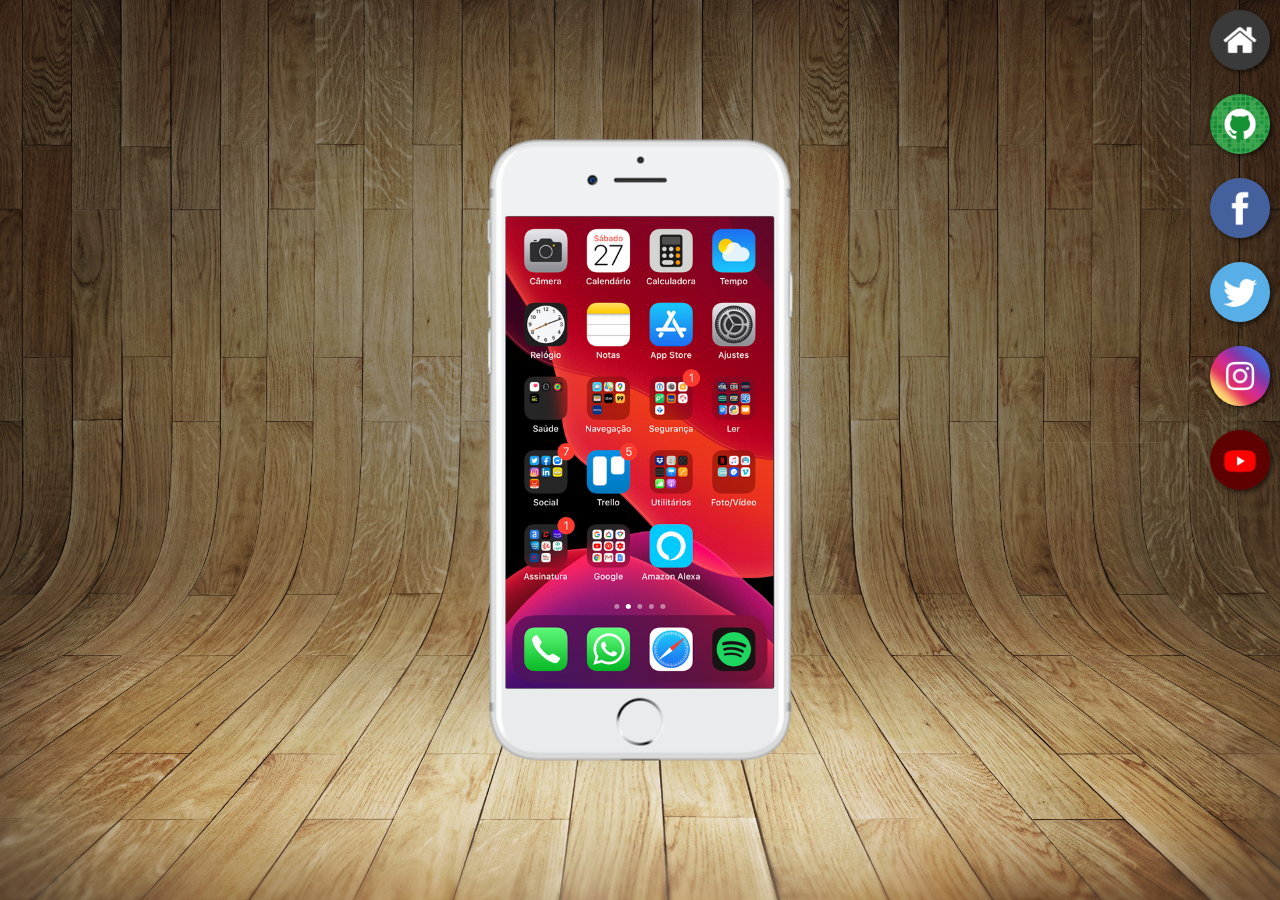
<file: index.html>
<!DOCTYPE html>
<html lang="pt-br">
<head>
    <meta charset="UTF-8">
    <meta name="viewport" content="width=device-width, initial-scale=1.0">
    <title>Projeto Social</title>
    <link rel="shortcut icon" href="favicon.ico" type="image/x-icon">
    <link rel="stylesheet" href="estilos/style.css">
</head>
<body>
    <main>
        <section id="telefone">
            <iframe src="home.html" name="tela" id="tela" frameborder="0">
                Seu navegador não é compatível com isso.
            </iframe>
        </section>
        <section id="redes-sociais">
            <a href="home.html" target="tela"><img src="imagens/logo-home.jpg" alt="Home"></a><br>
            <a href="github.html" target="tela"><img src="imagens/logo-github.jpg" alt="GitHub"></a><br>
            <a href="facebook.html" target="tela"><img src="imagens/logo-facebook.jpg" alt="Facebook"></a><br>
            <a href="twitter.html" target="tela"><img src="imagens/logo-twitter.jpg" alt="Twitter"></a><br>
            <a href="instagram.html" target="tela"><img src="imagens/logo-instagram.jpg" alt="Instagram"></a><br>
            <a href="youtube.html" target="tela"><img src="imagens/logo-youtube.jpg" alt="Youtube"></a>
        </section>
    </main>
</body>
</html>
</file>
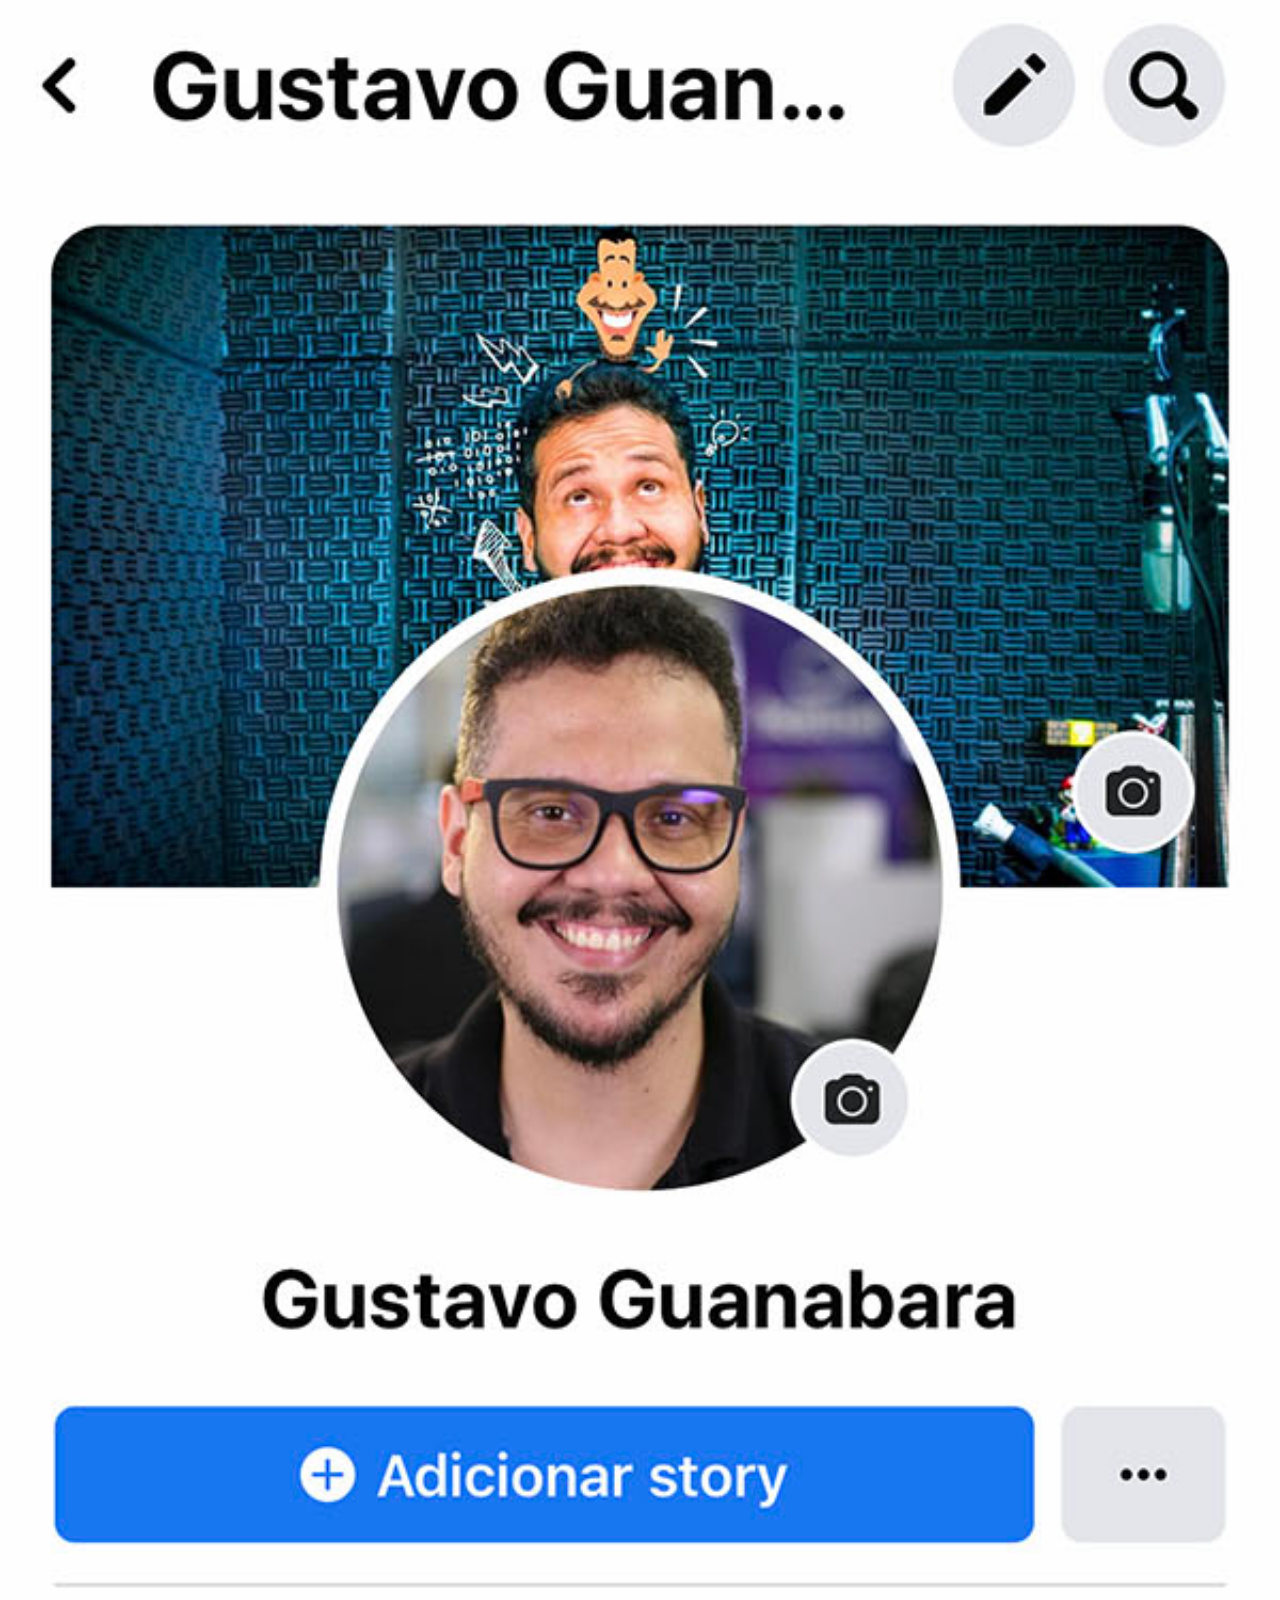
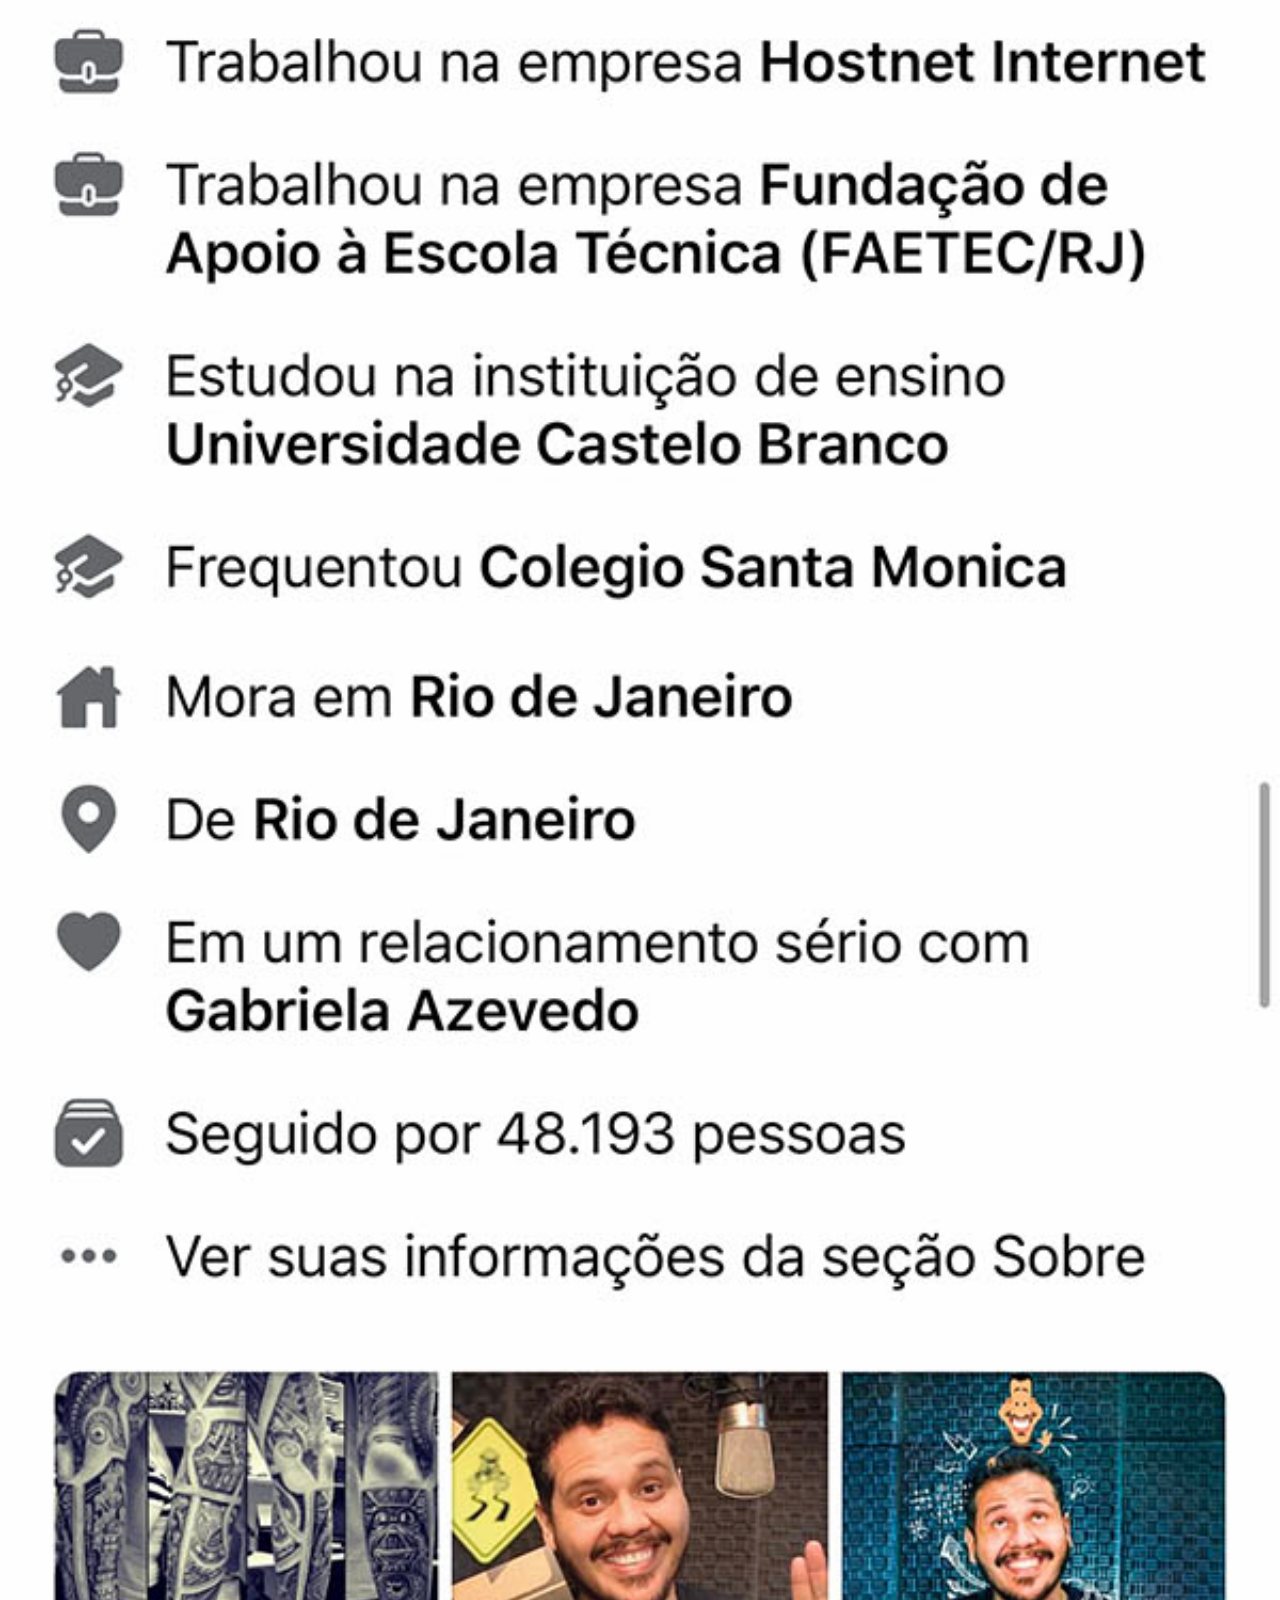
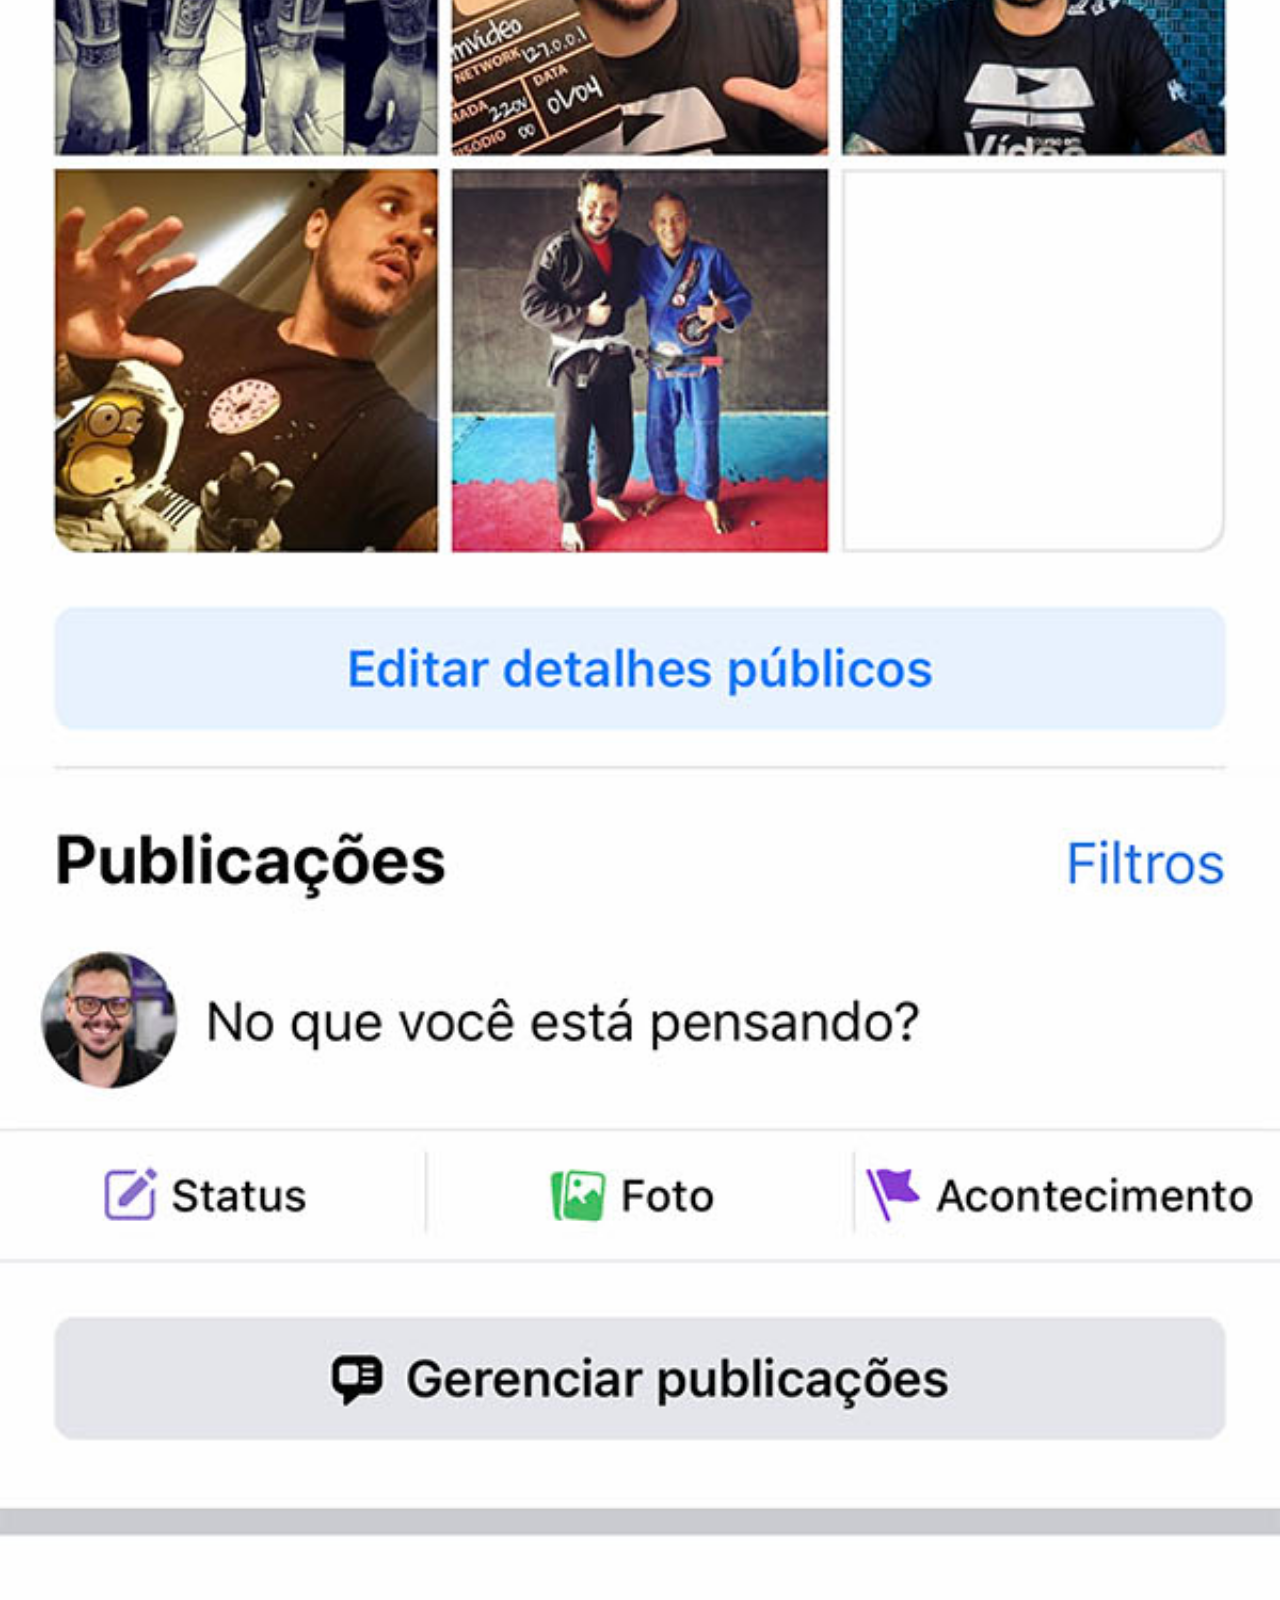
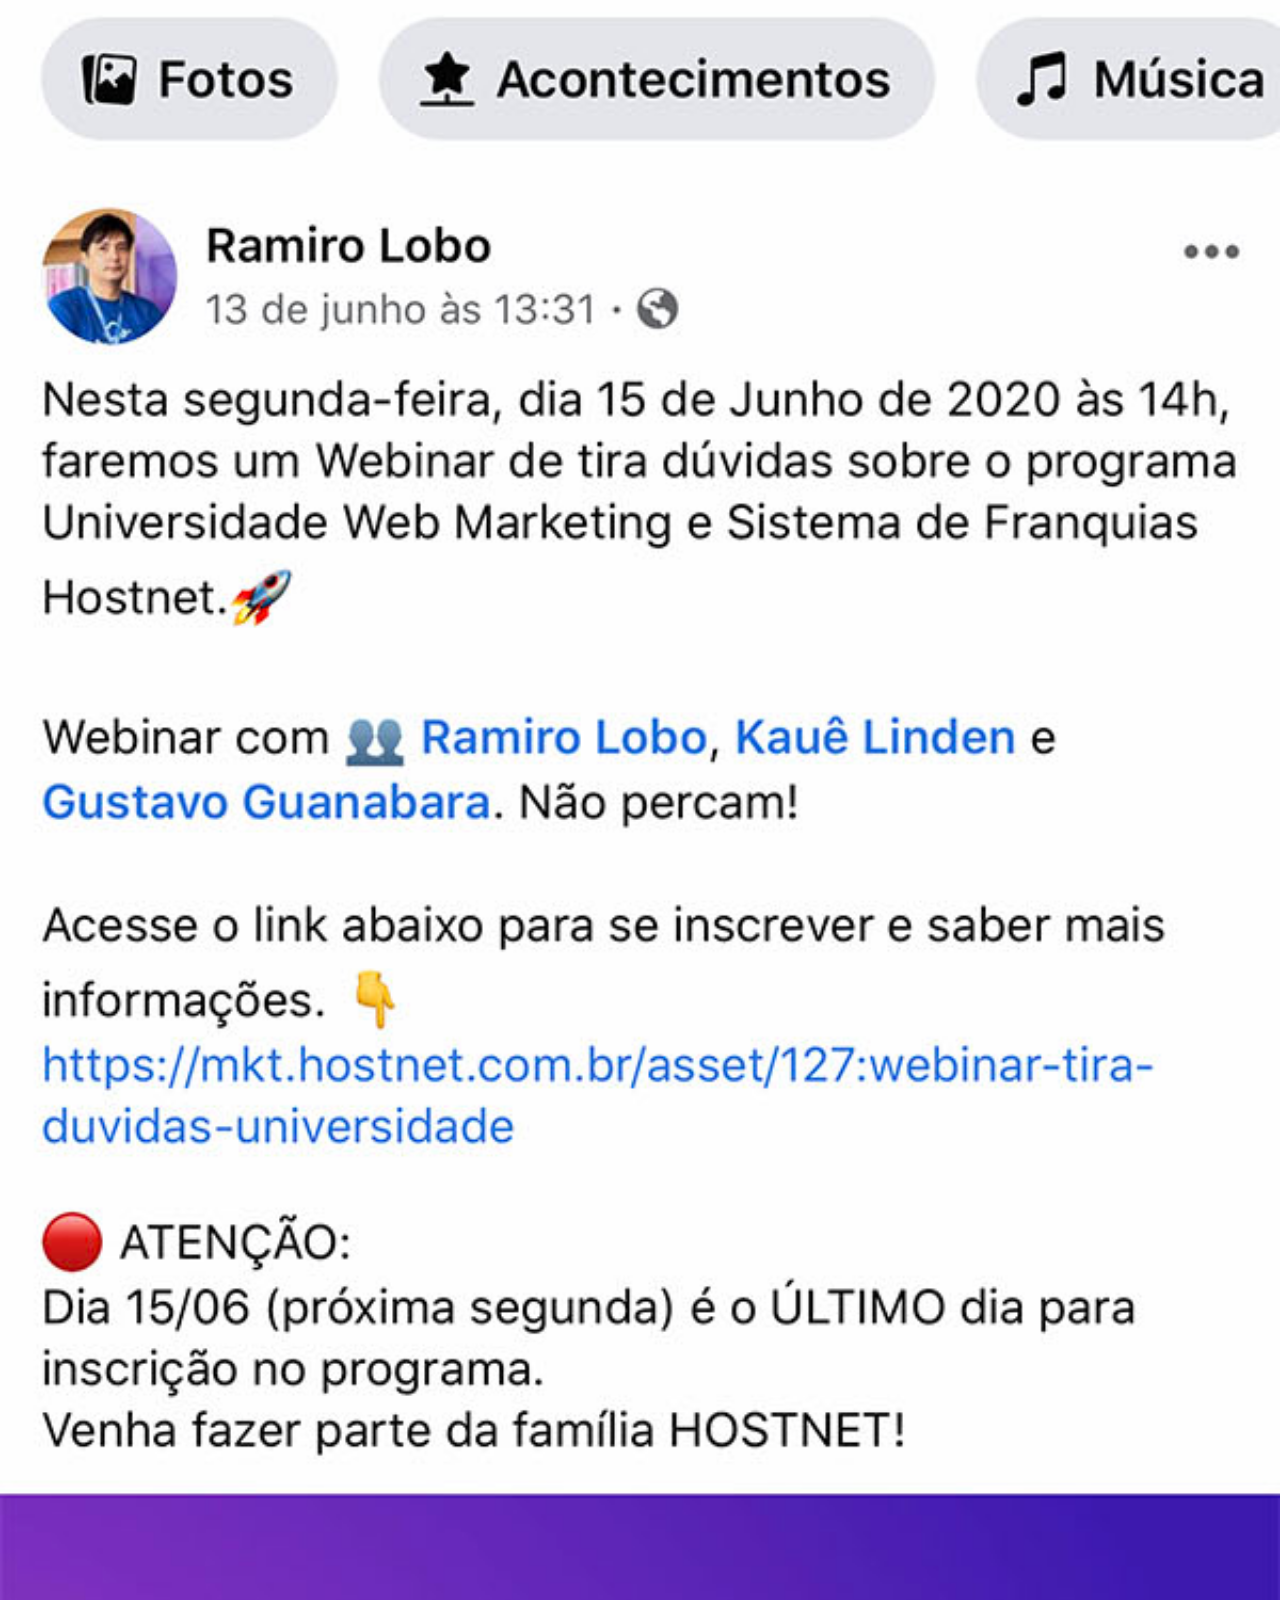
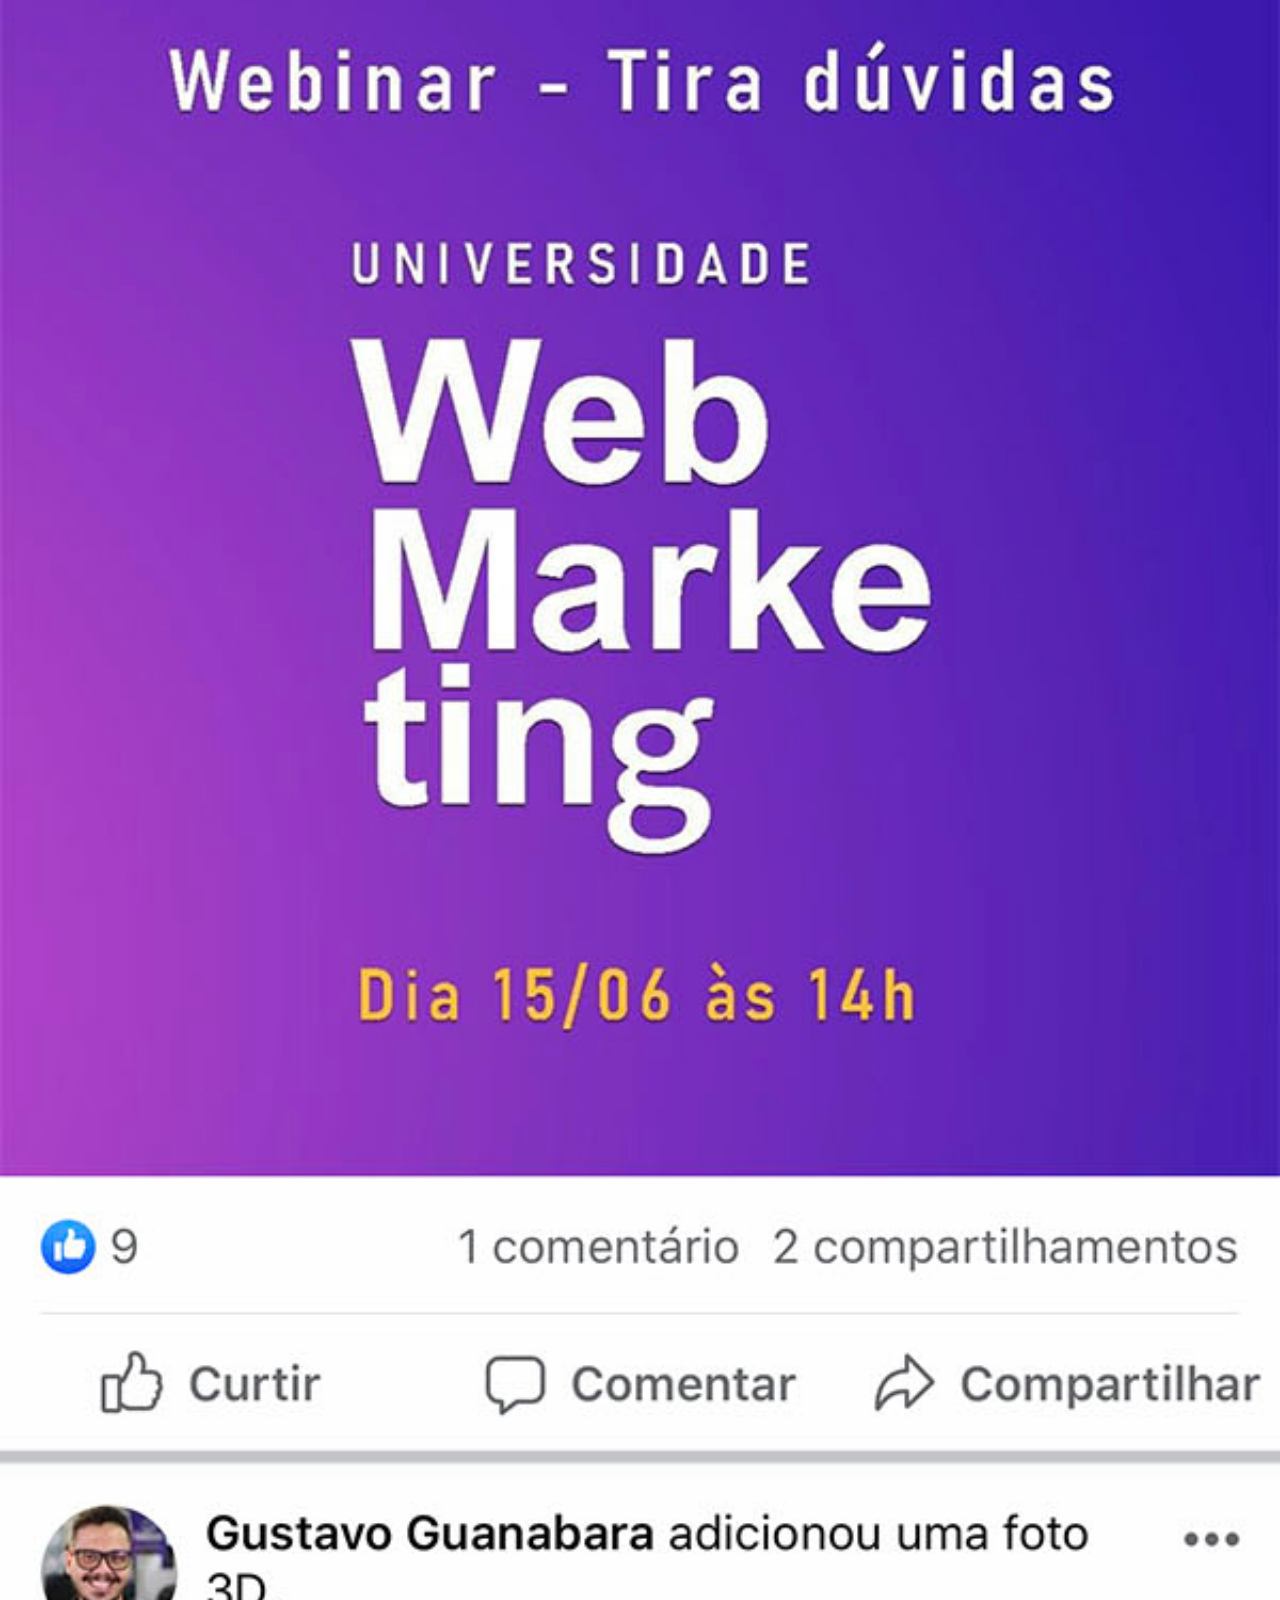
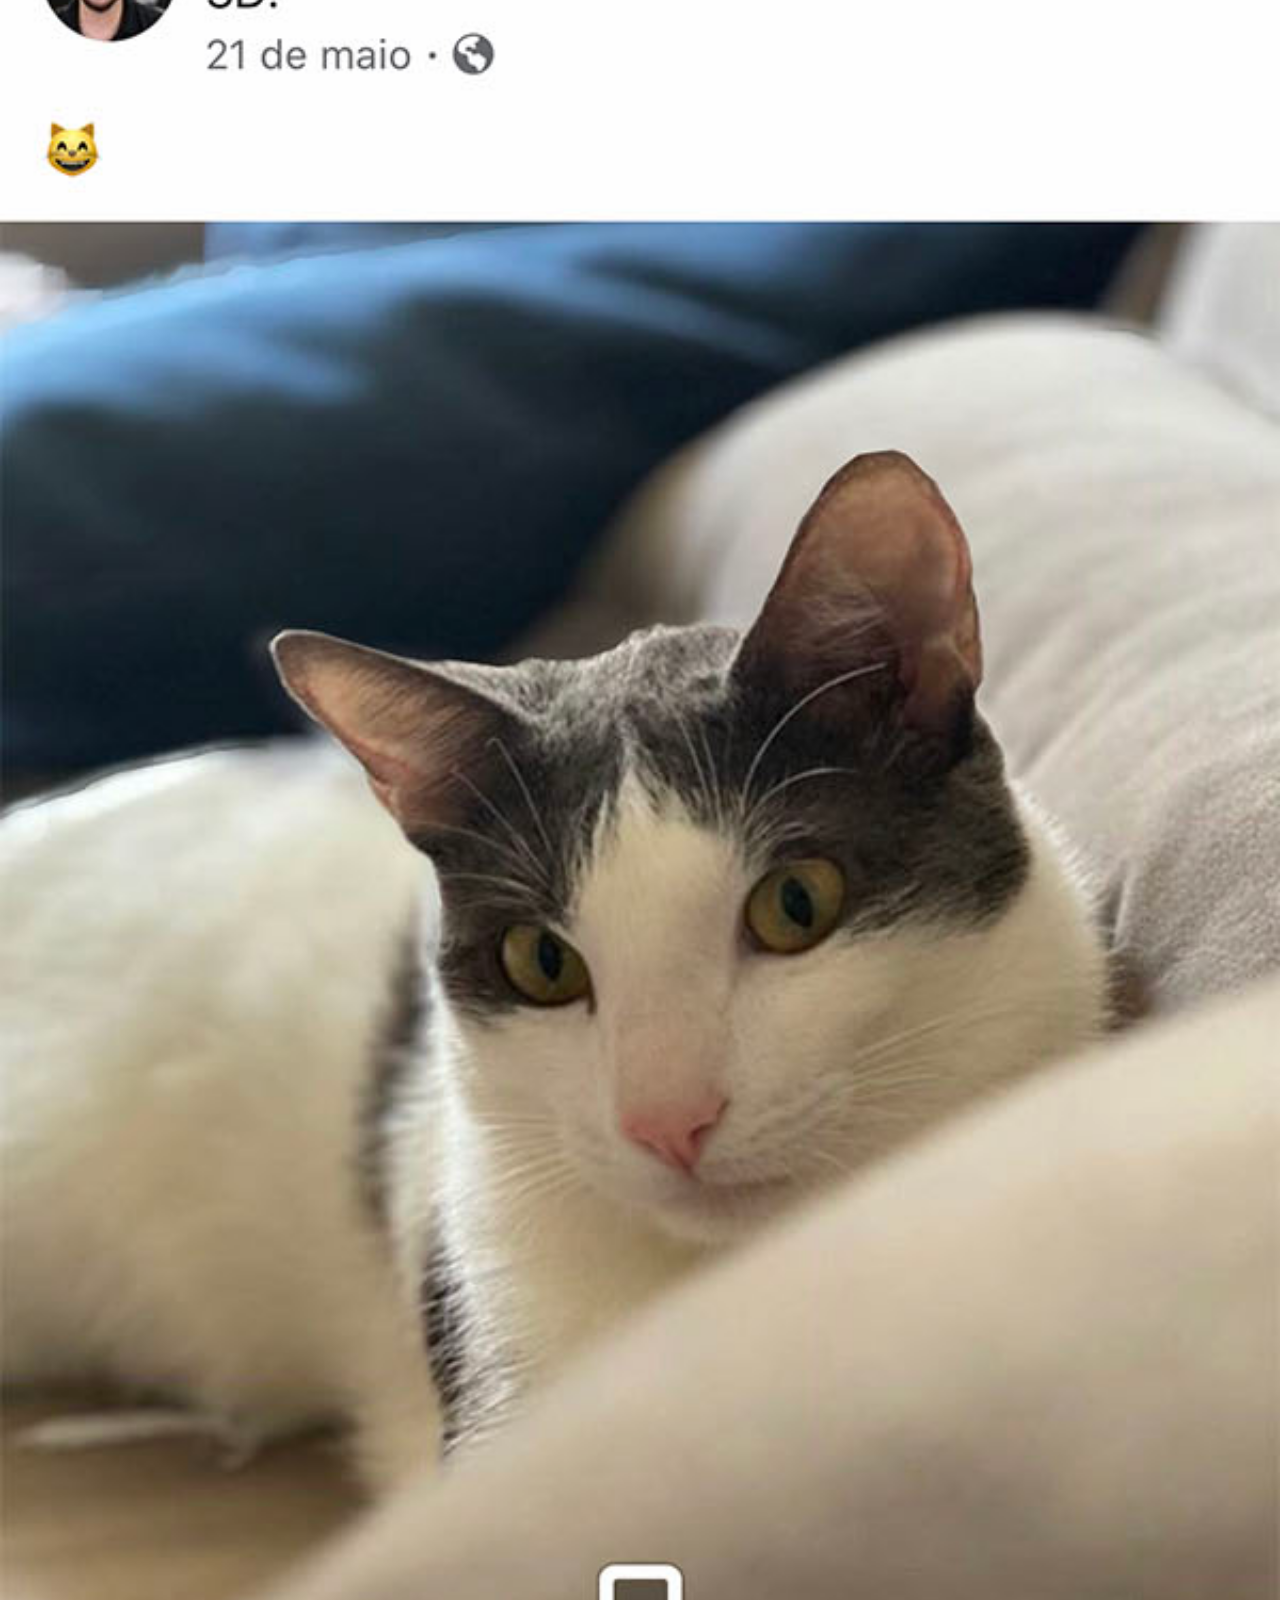
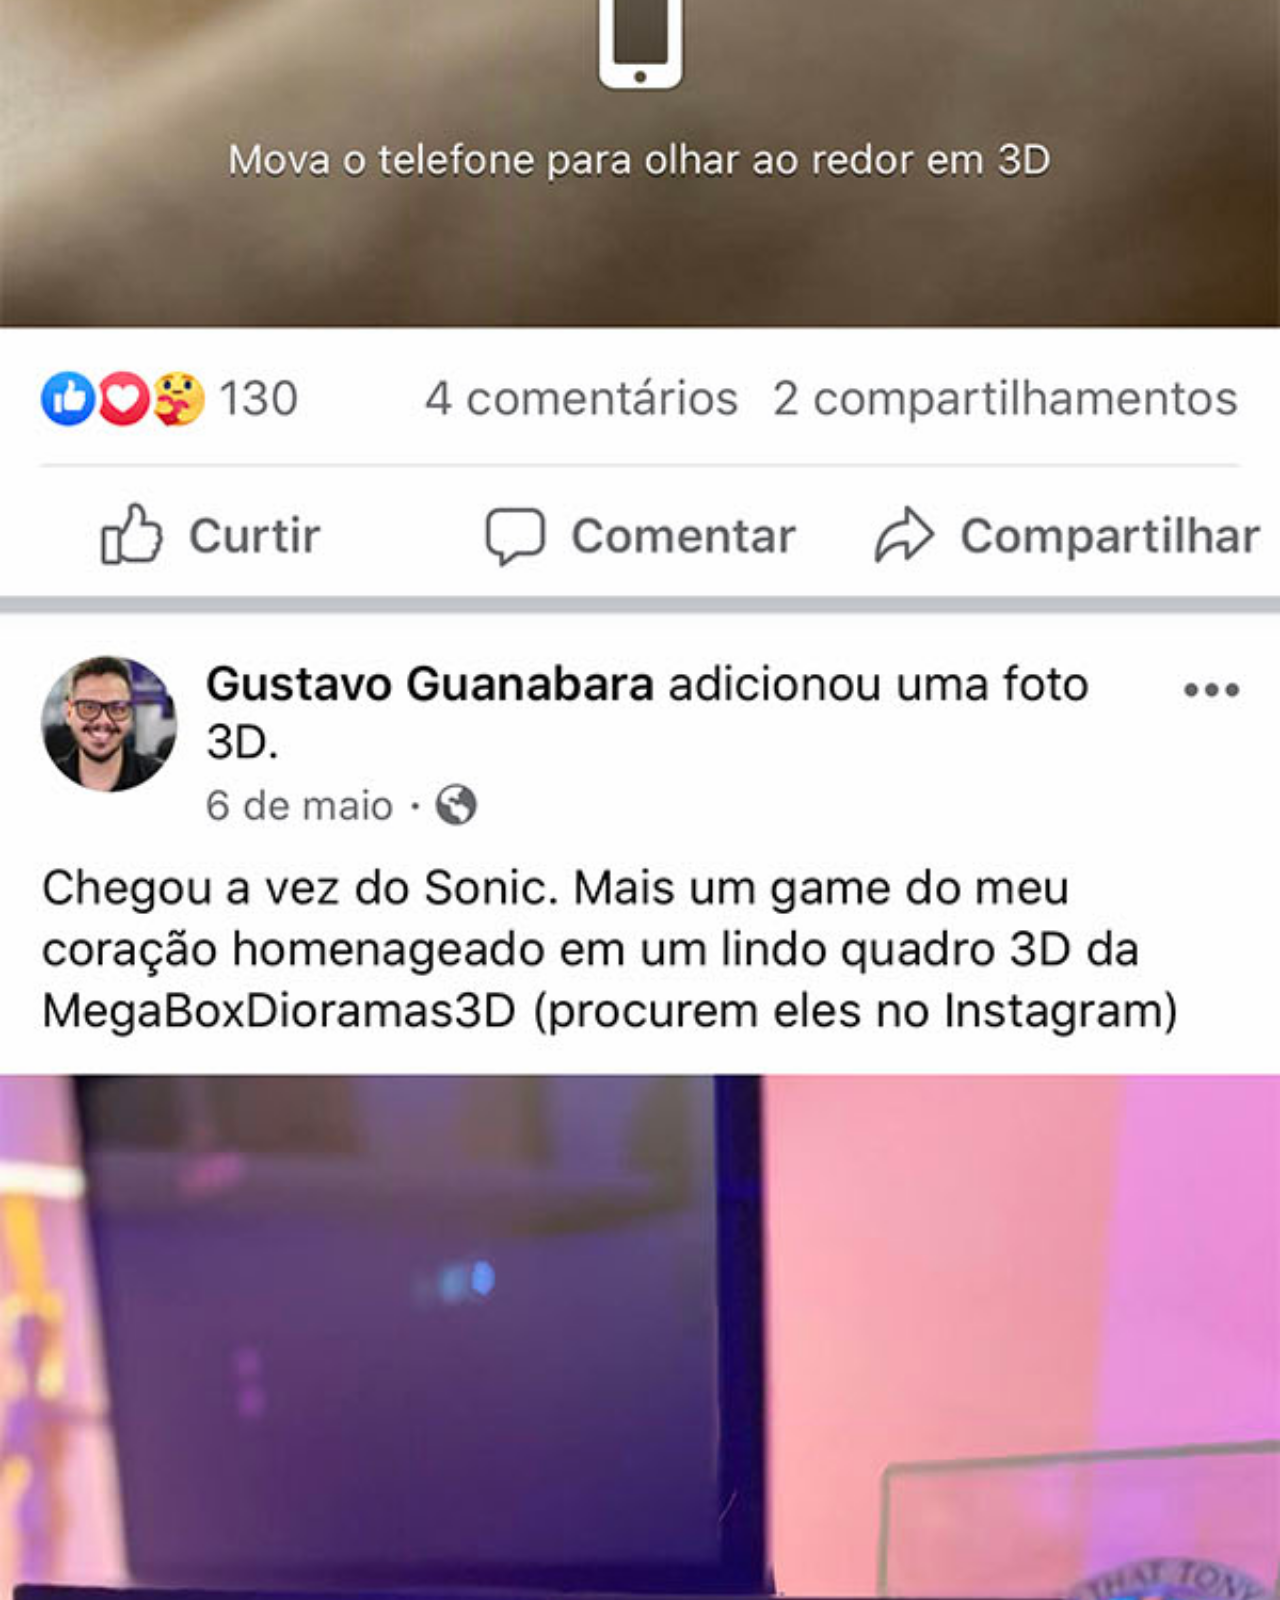
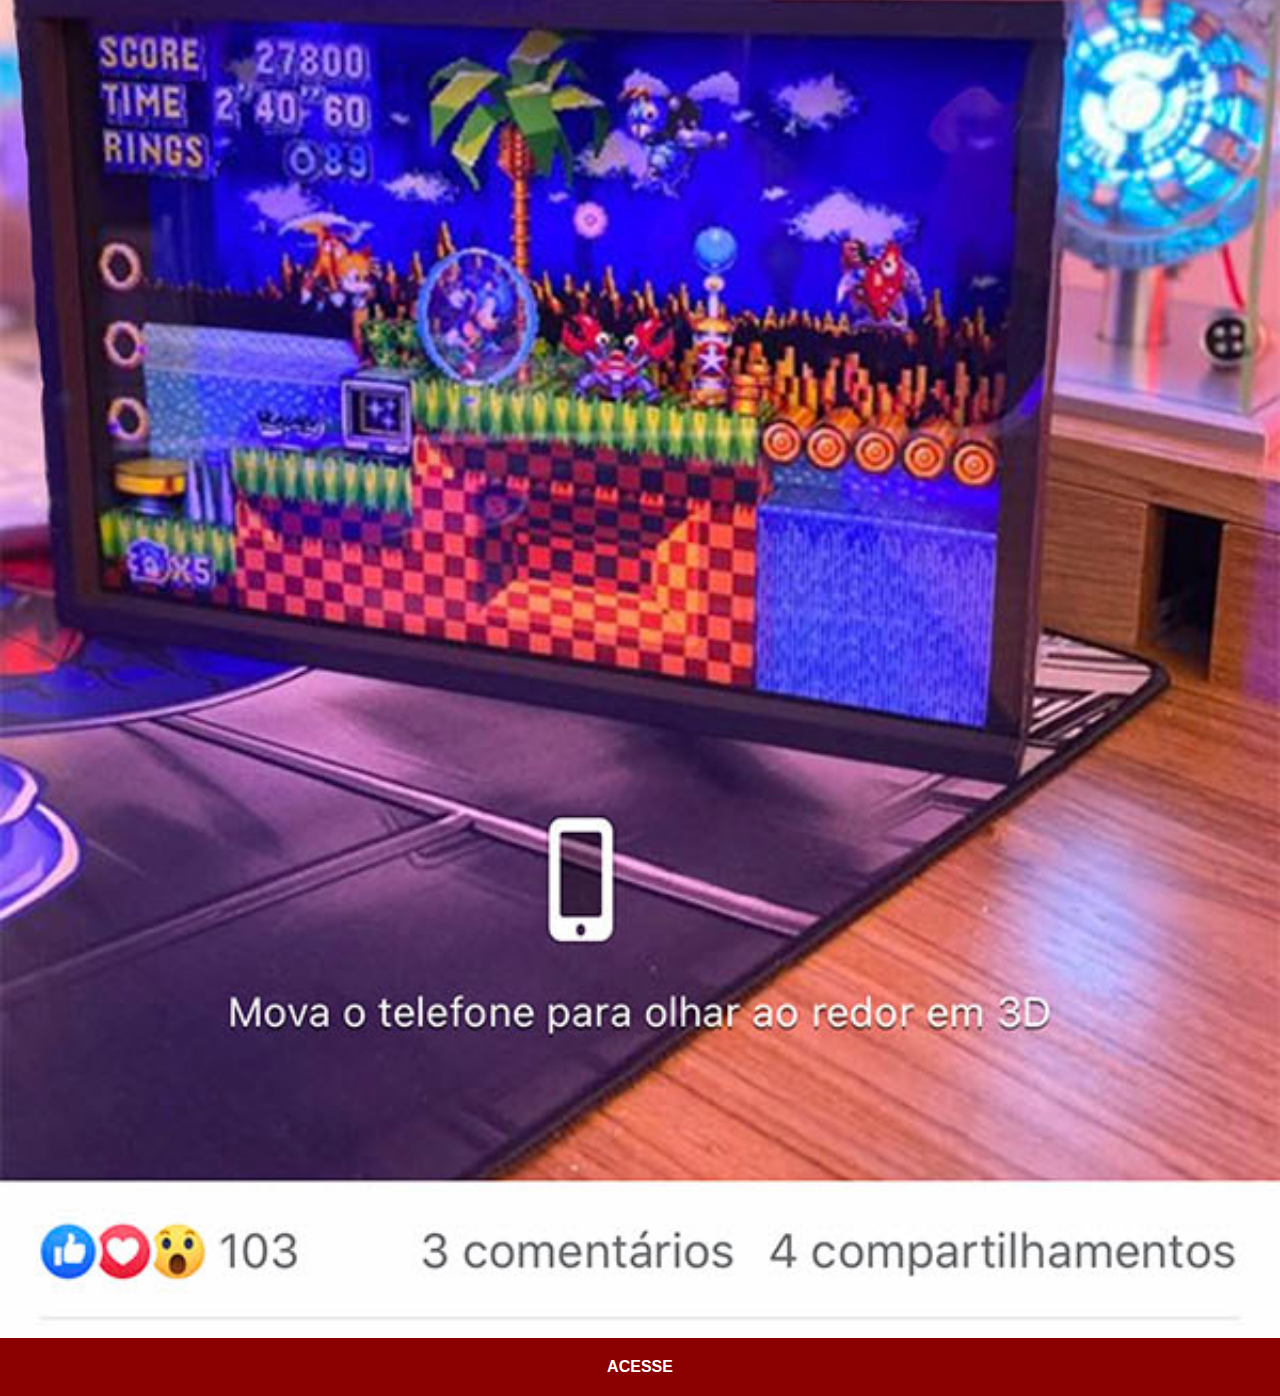
<file: facebook.html>
<!DOCTYPE html>
<html lang="pt-br">
<head>
    <meta charset="UTF-8">
    <meta name="viewport" content="width=device-width, initial-scale=1.0">
    <title>Facebook</title>
    <link rel="stylesheet" href="estilos/social.css">
</head>
<body>
    <img src="imagens/tela-facebook.jpg" alt="Facebook">
    <a href="https://www.facebook.com">ACESSE</a>
</body>
</html>
</file>
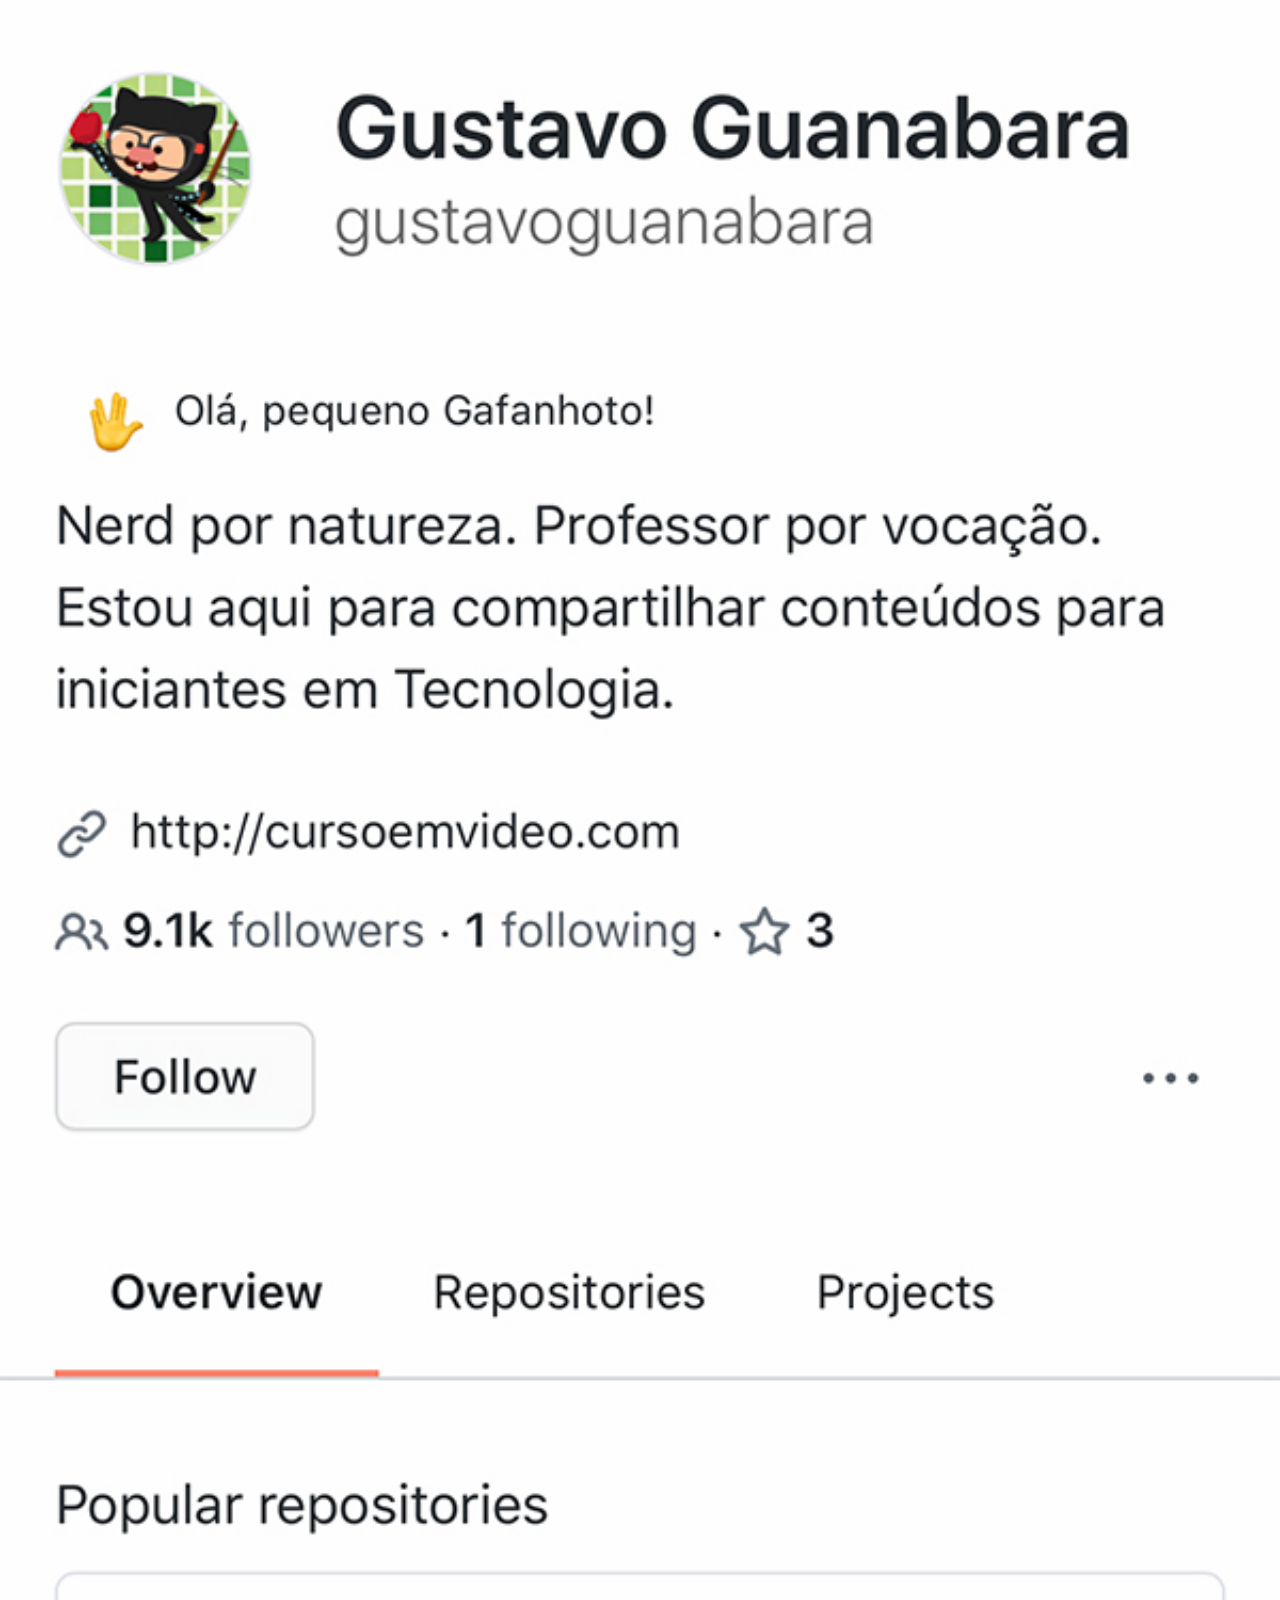
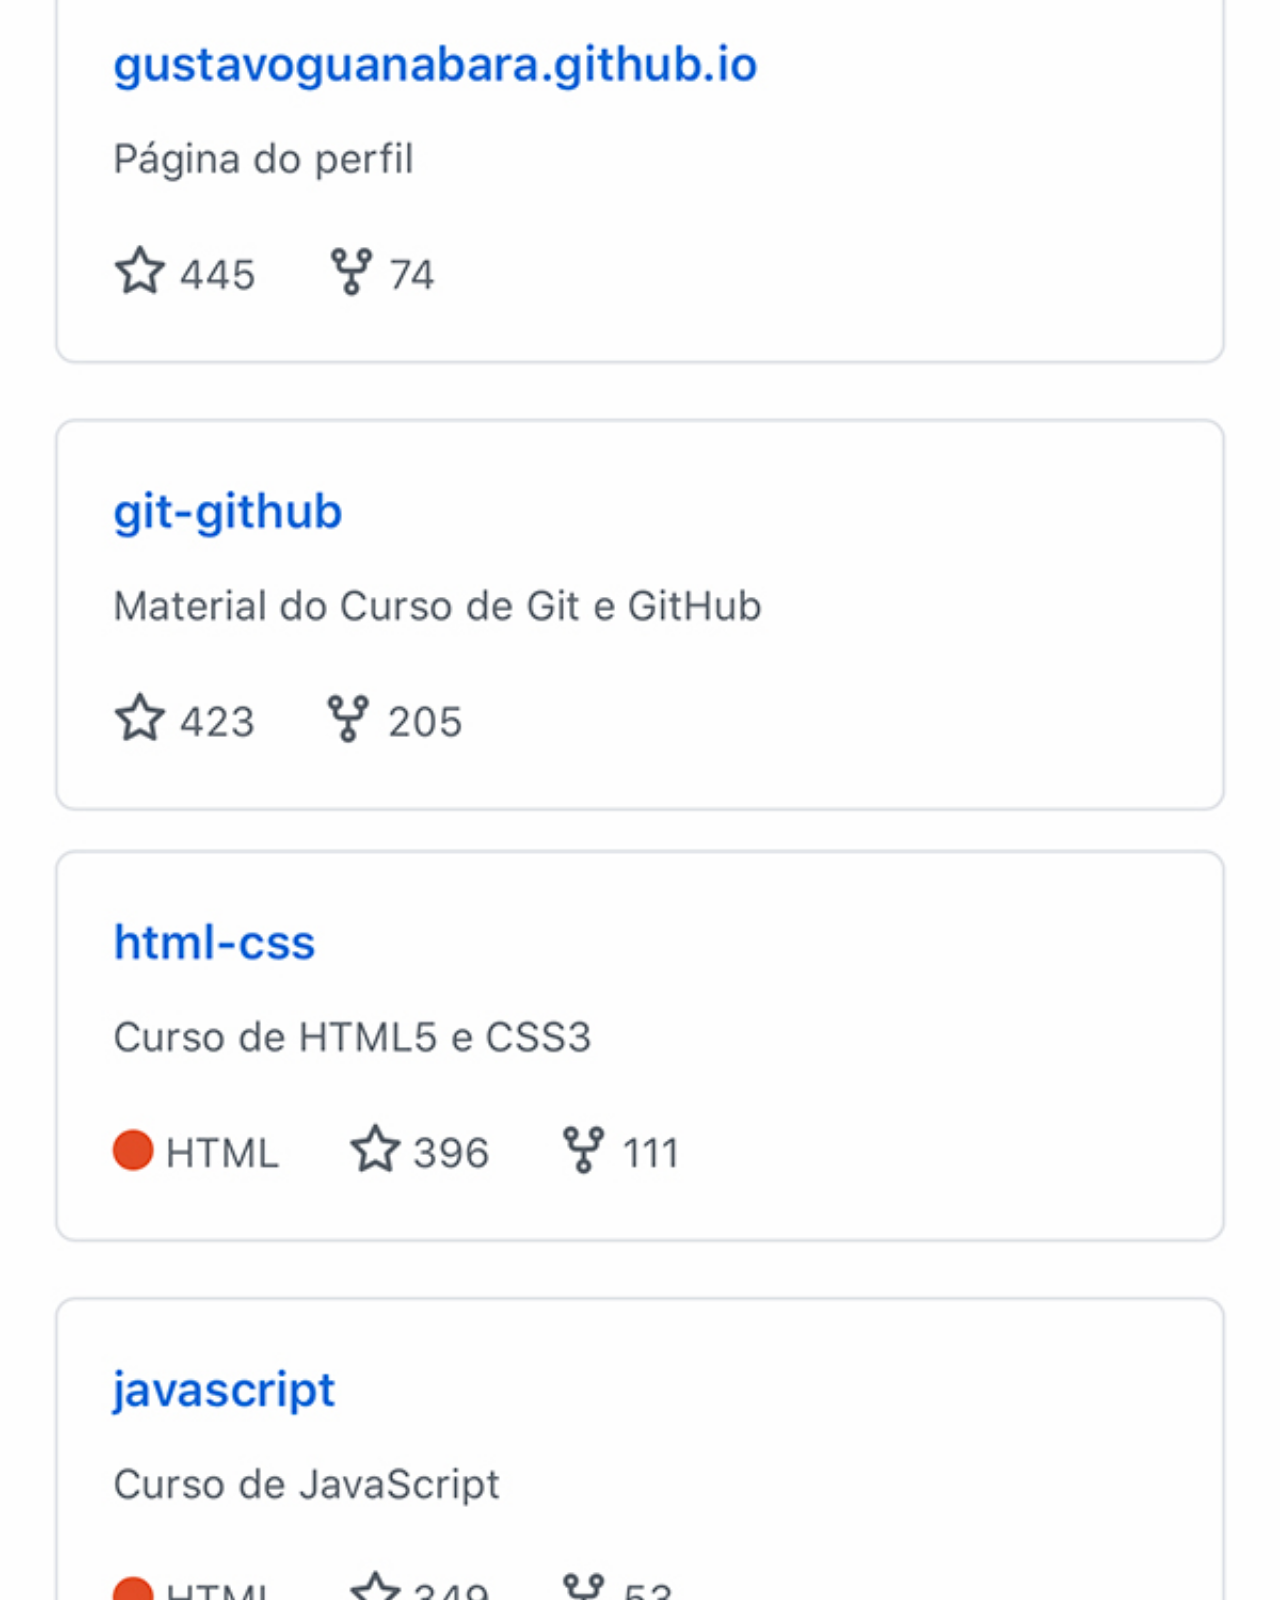
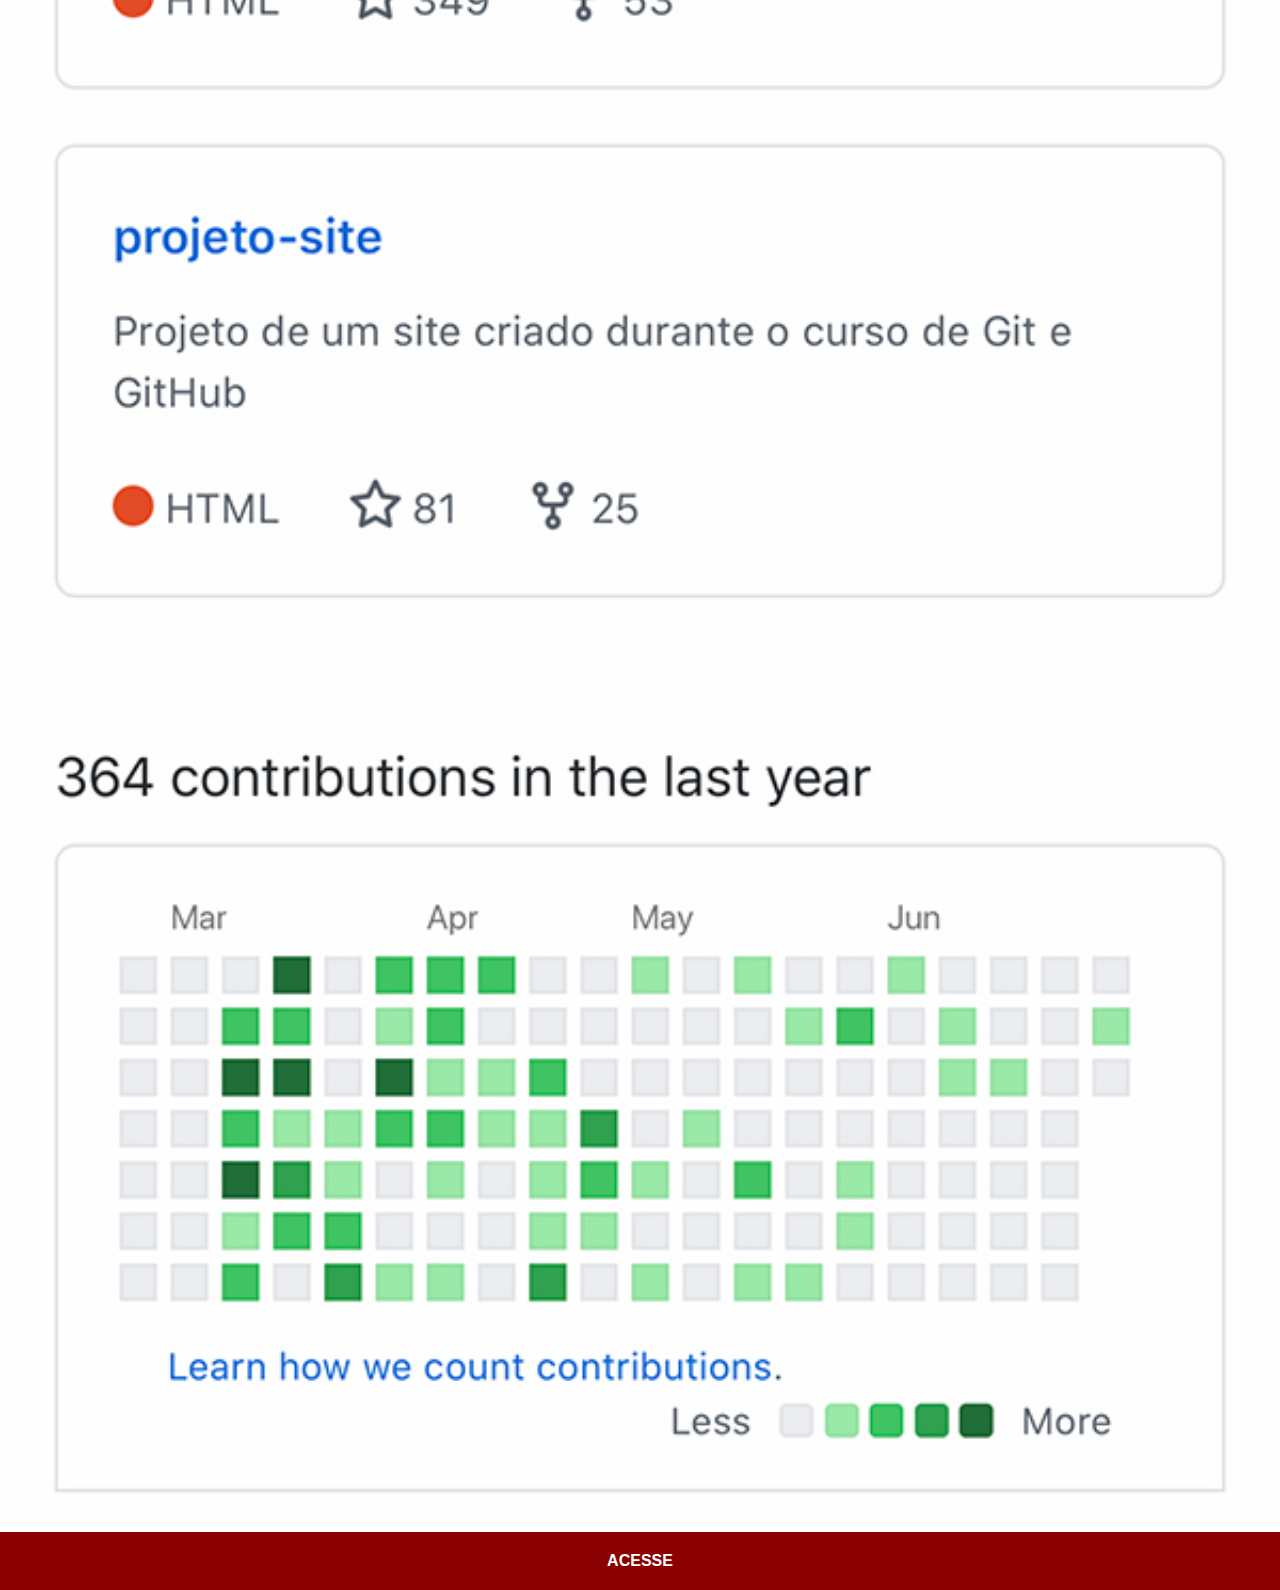
<file: github.html>
<!DOCTYPE html>
<html lang="pt-br">
<head>
    <meta charset="UTF-8">
    <meta name="viewport" content="width=device-width, initial-scale=1.0">
    <title>GitHub</title>
    <link rel="stylesheet" href="estilos/social.css">
</head>
<body>
    <img src="imagens/tela-github.jpg" alt="GitHub">
    <a href="https://github.com/gustavoguanabara/">ACESSE</a>
</body>
</html>
</file>
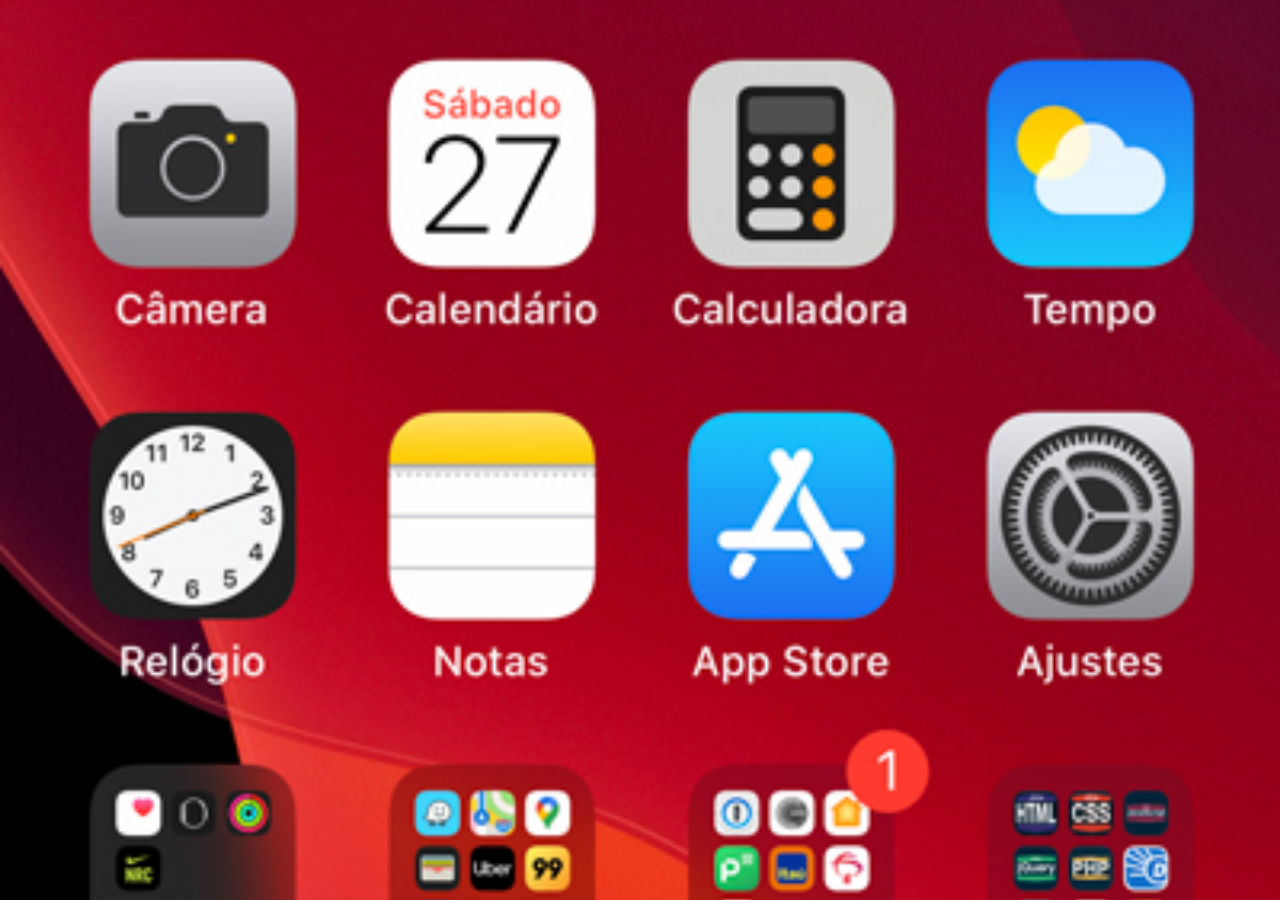
<file: home.html>
<!DOCTYPE html>
<html lang="pt-br">
<head>
    <meta charset="UTF-8">
    <meta name="viewport" content="width=device-width, initial-scale=1.0">
    <title>Home</title>
    <style>
        * {
            margin: 0px;
            padding: 0px;
        }
        
        body {
            width: 100vw;
            height: 100vh;
            background: black url('imagens/tela-home.jpg') no-repeat top center;
            background-size: cover;
        }
    </style>
</head>
<body>
    
</body>
</html>
</file>
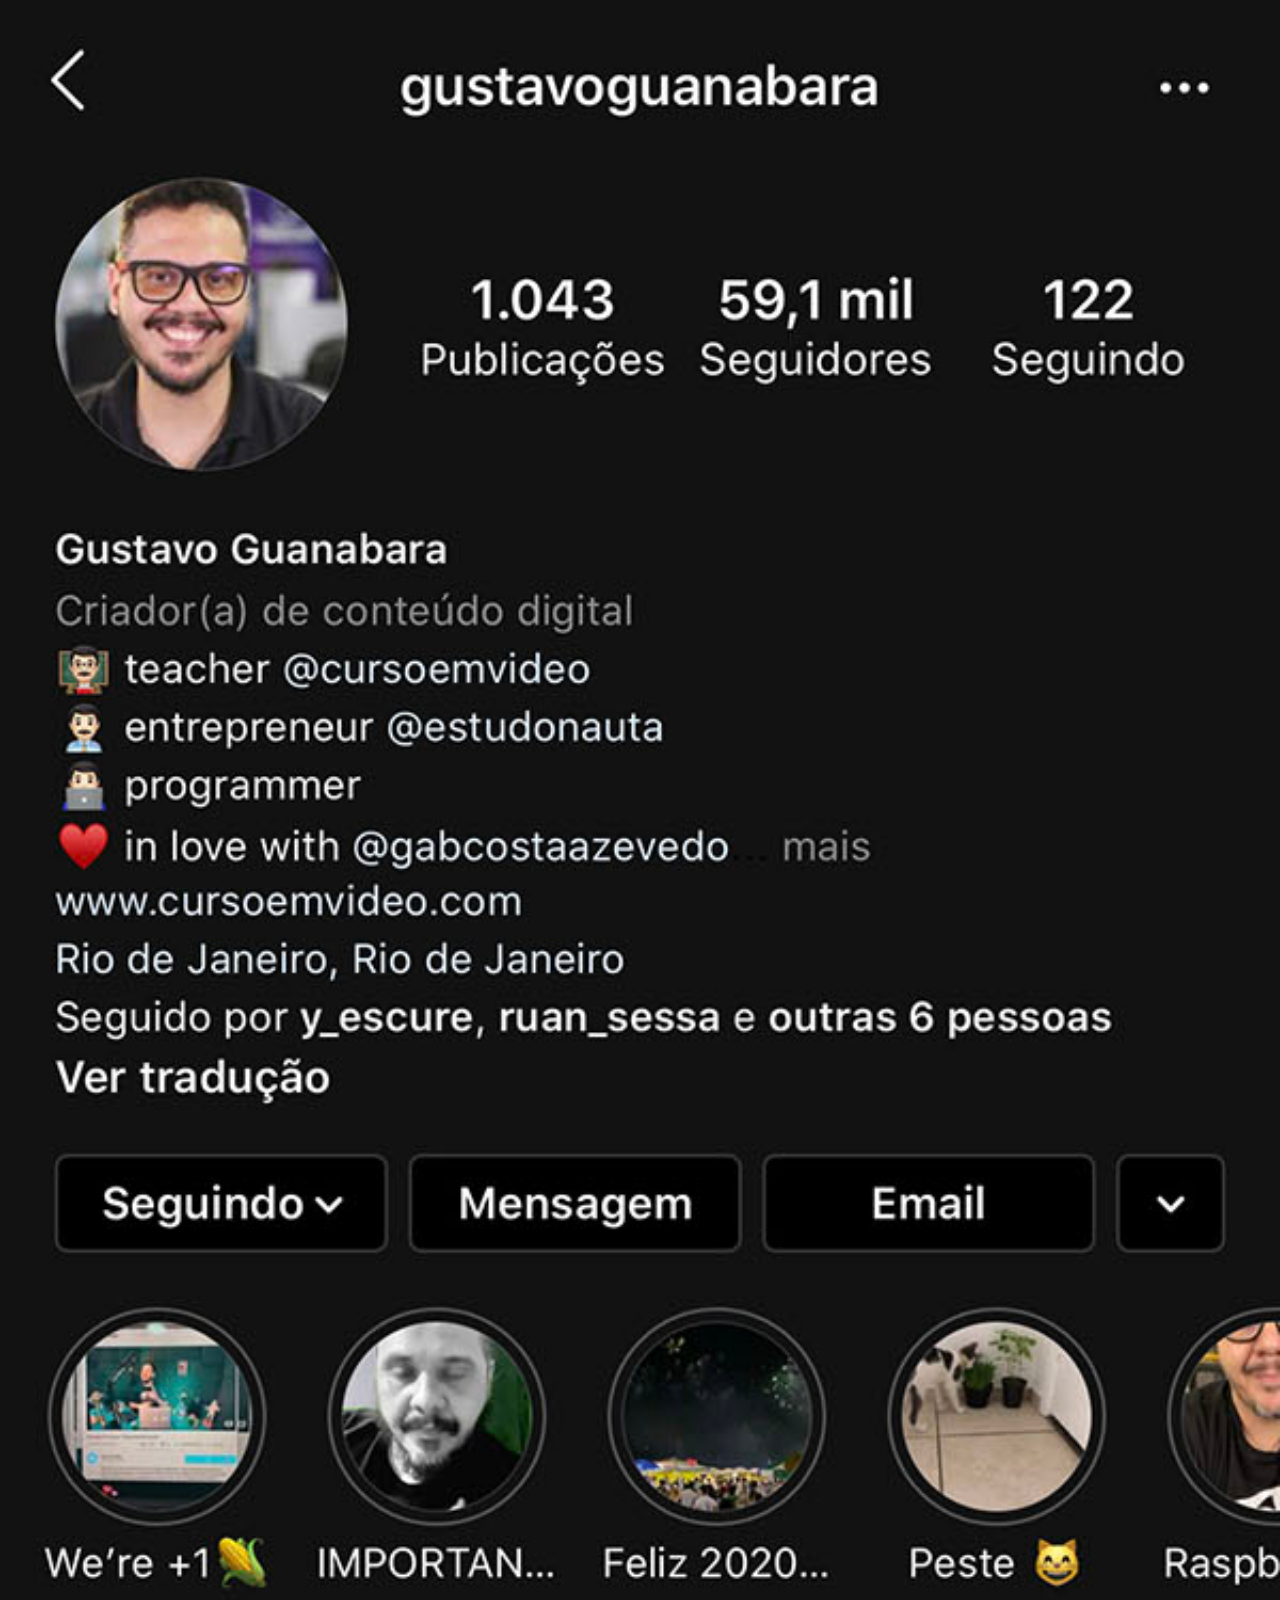
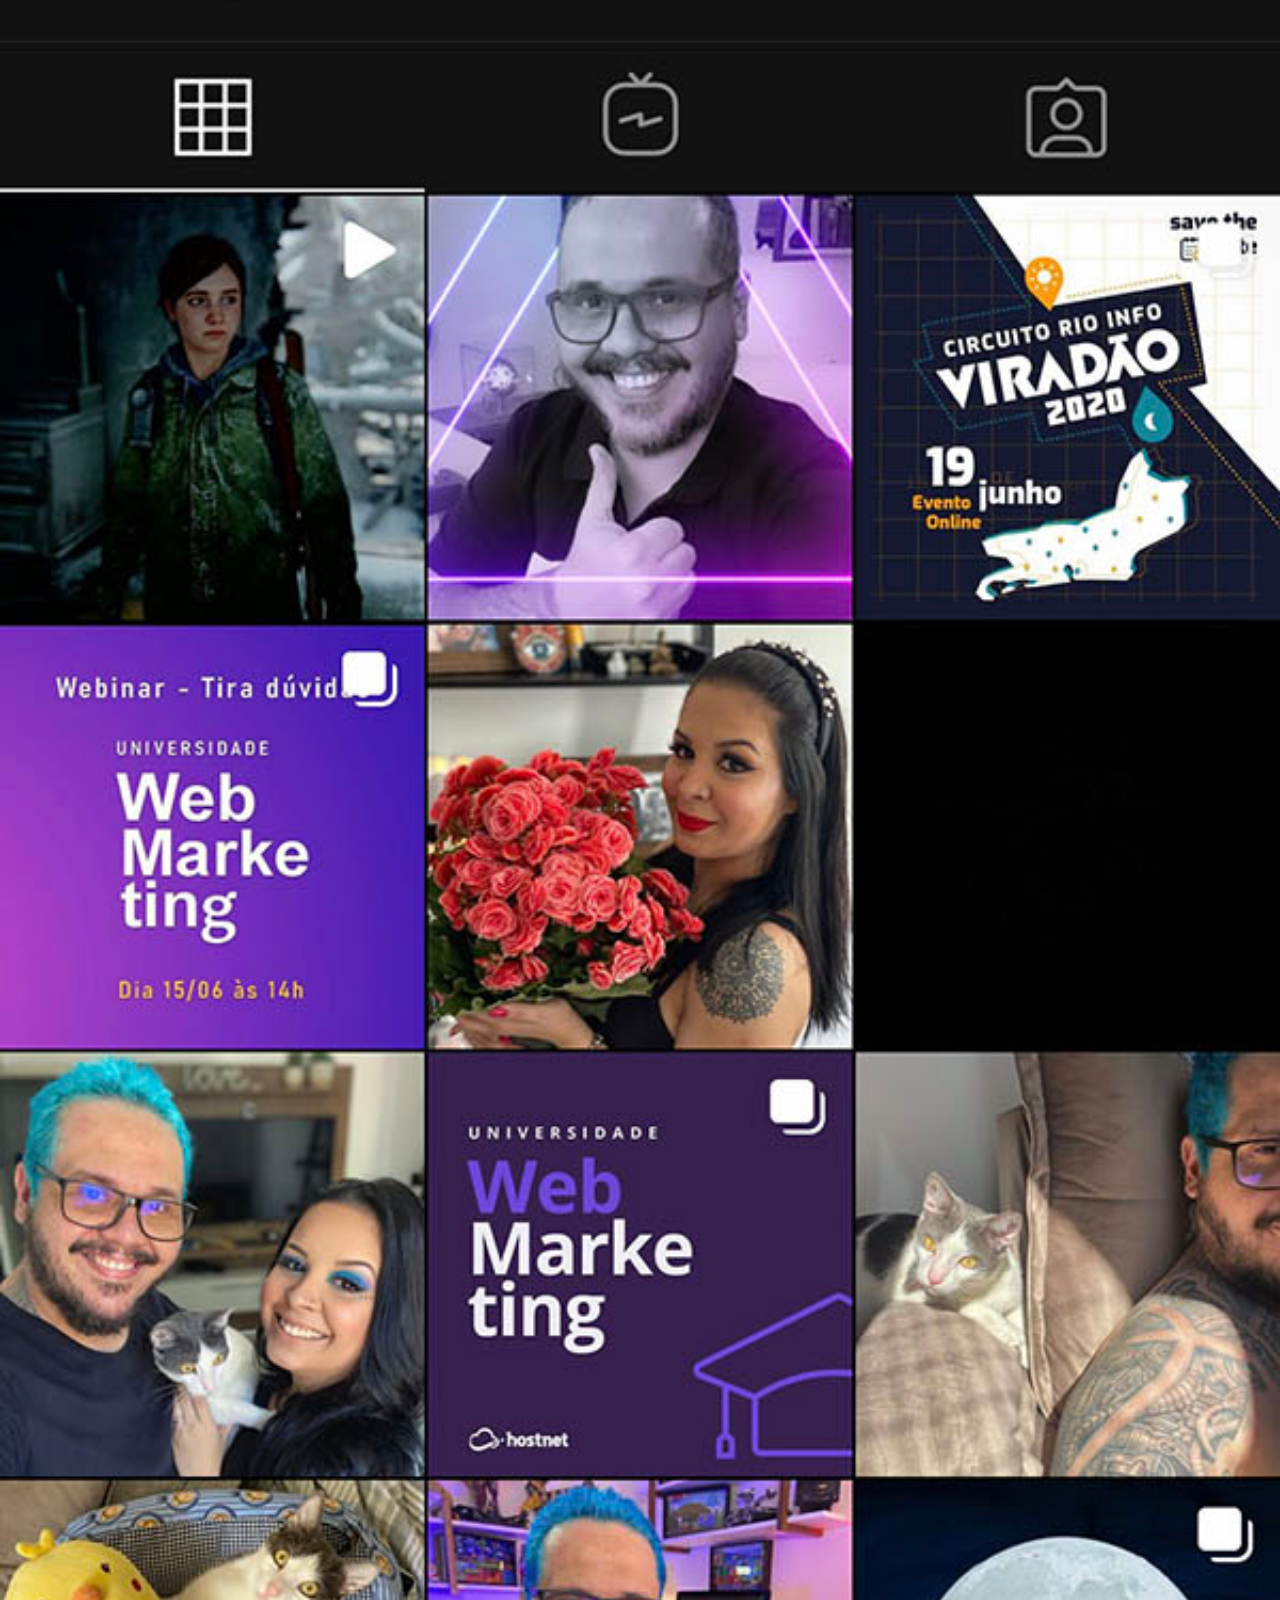
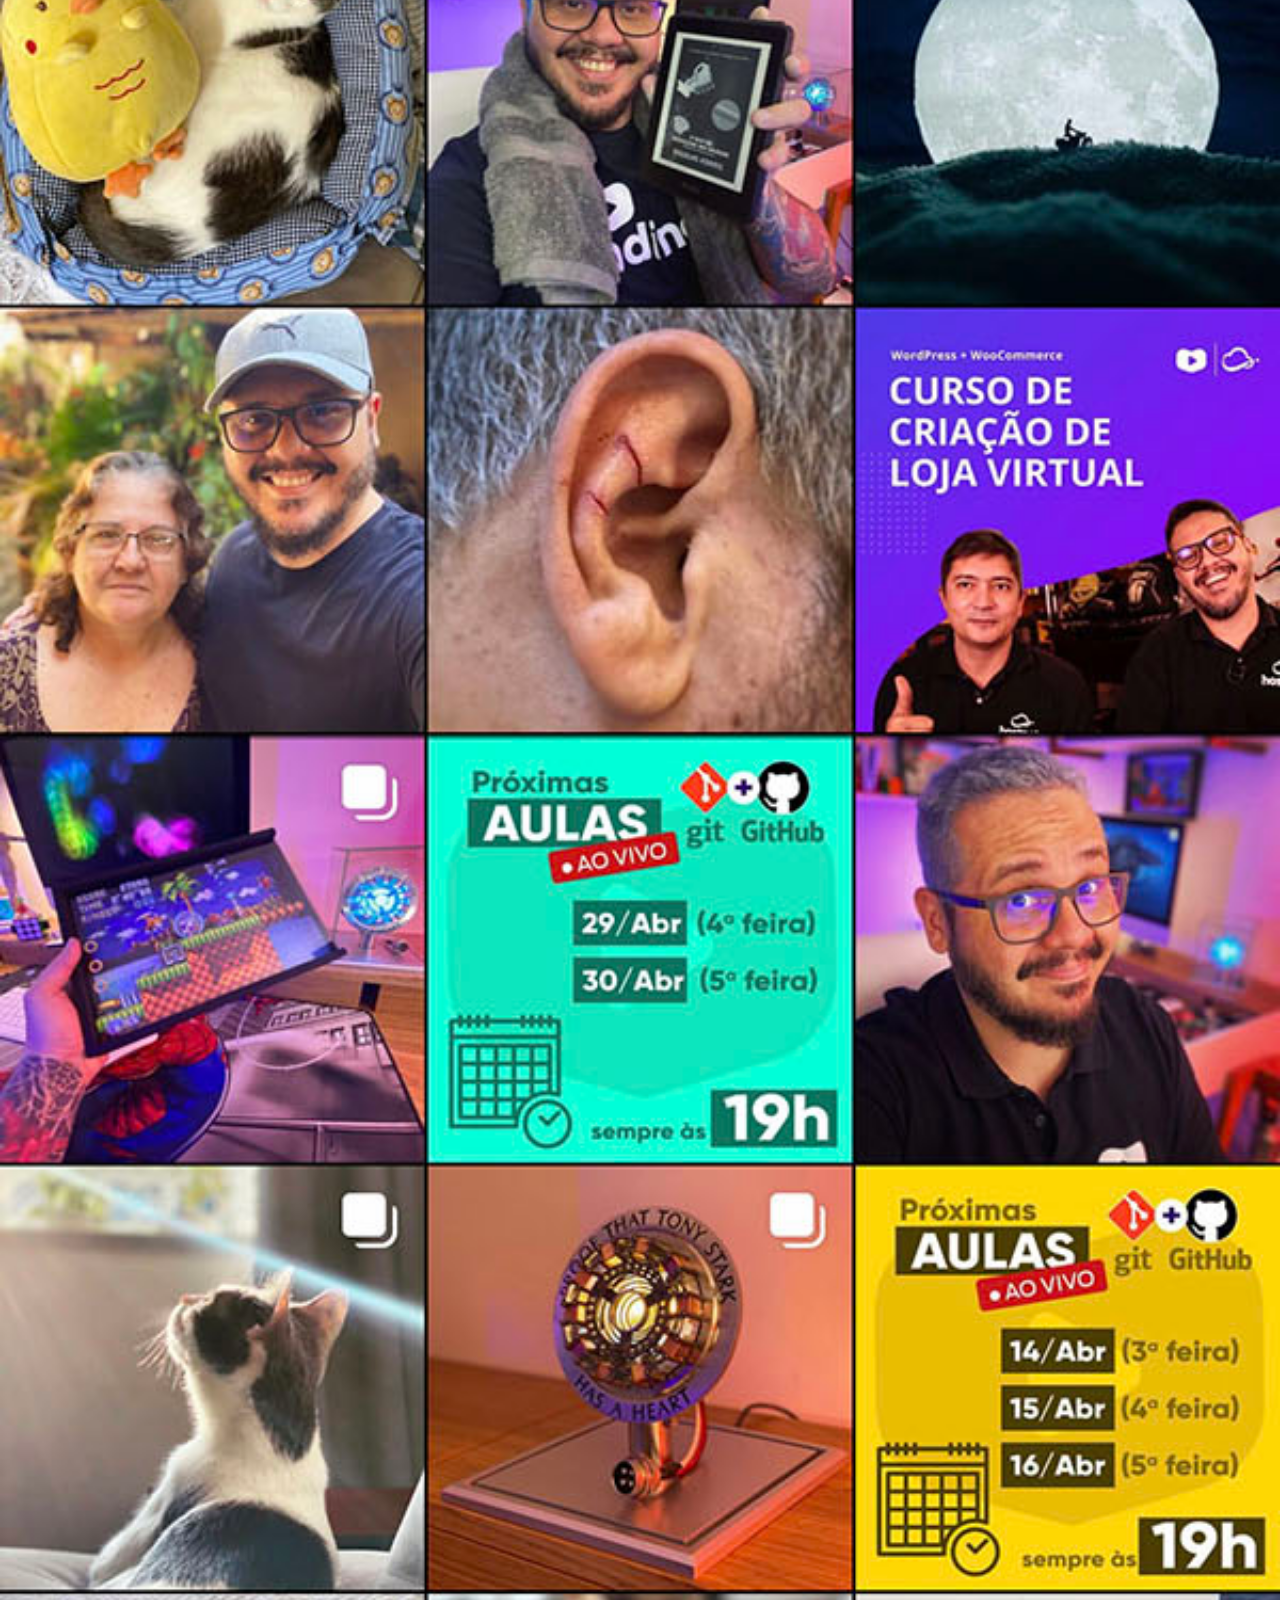
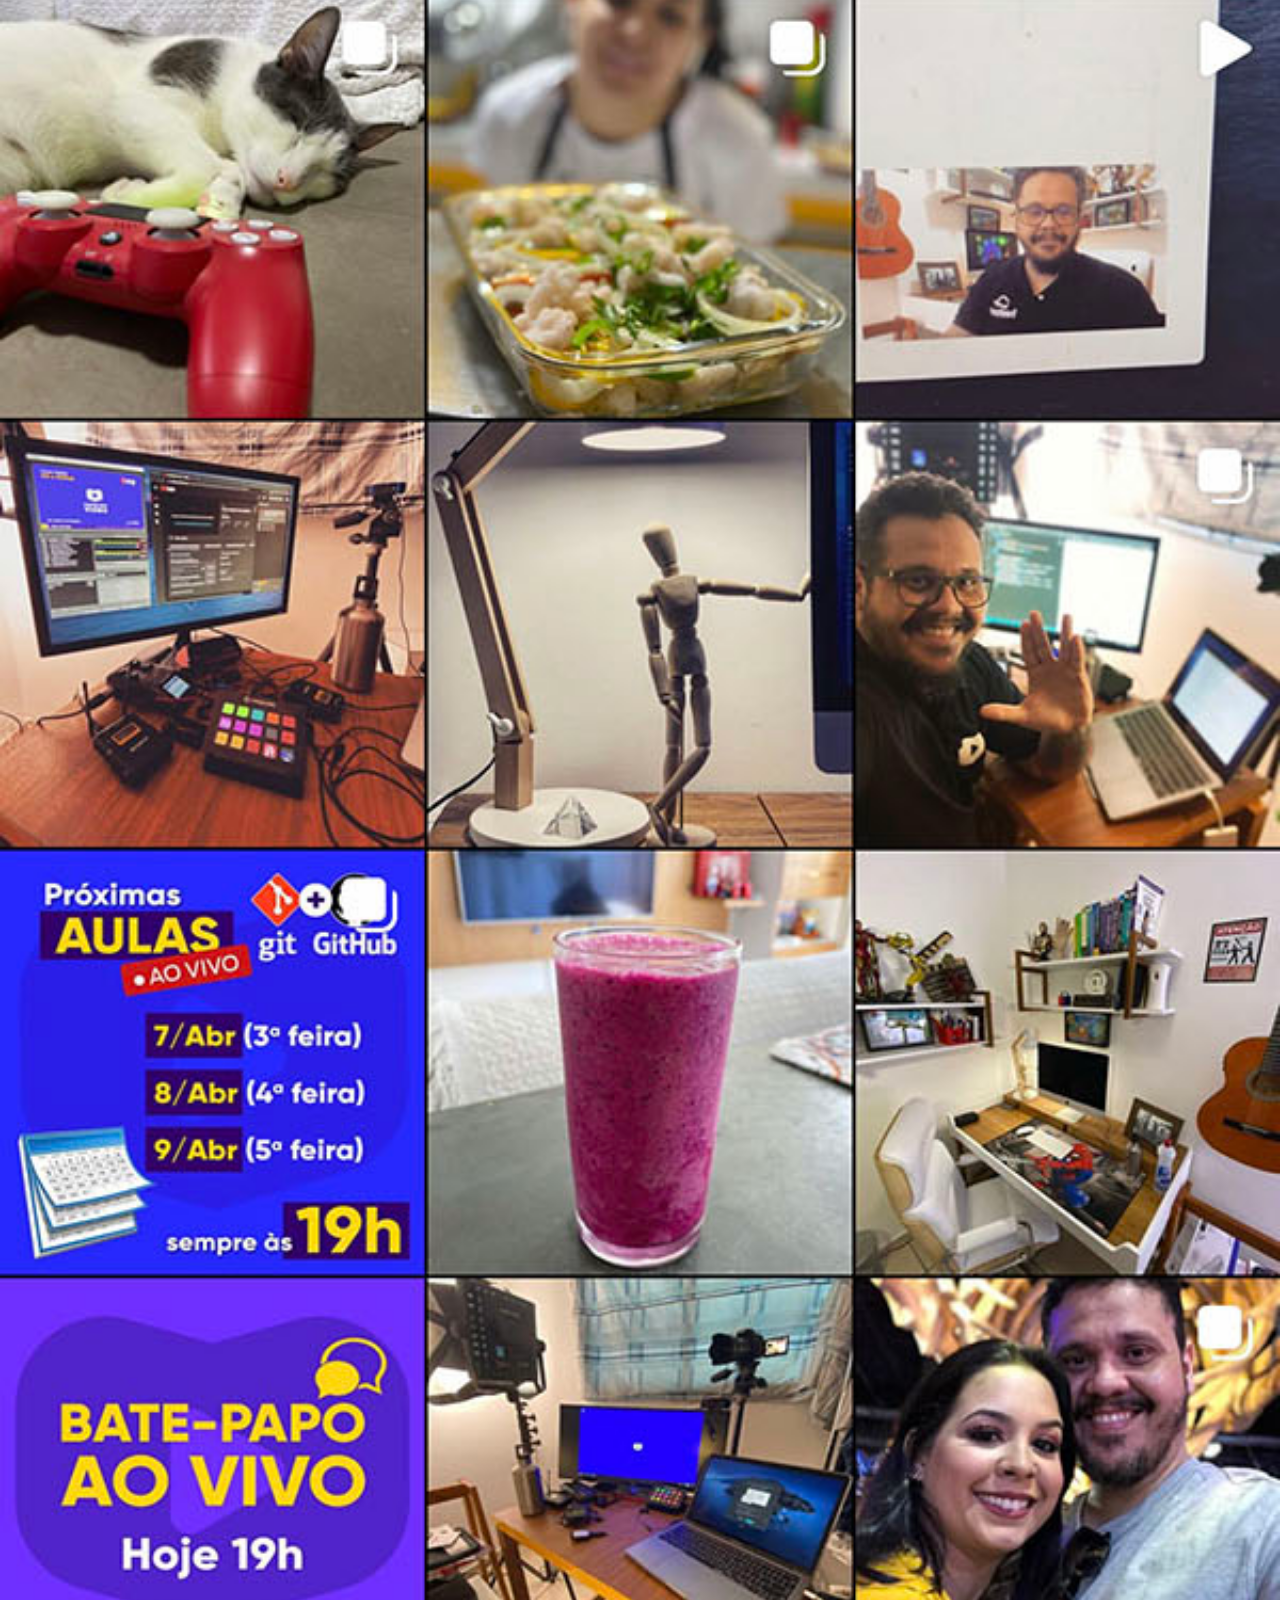
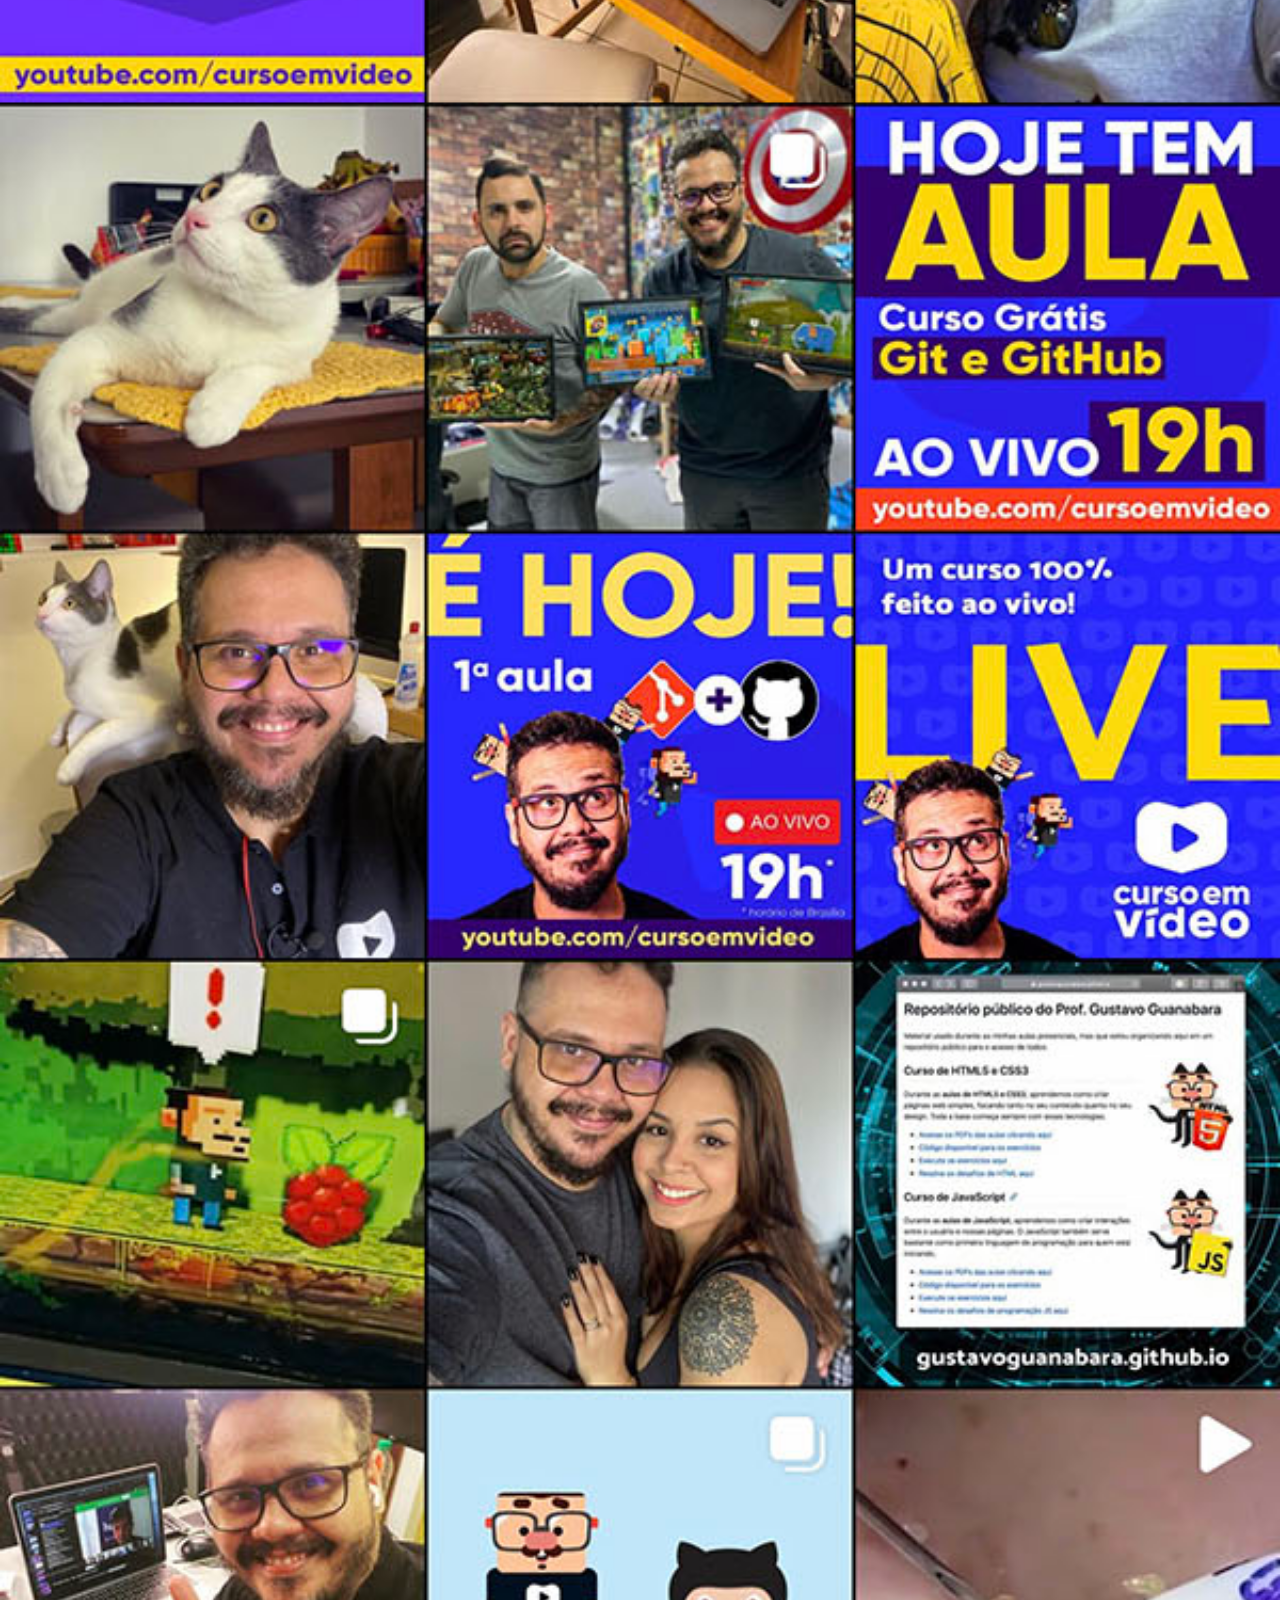
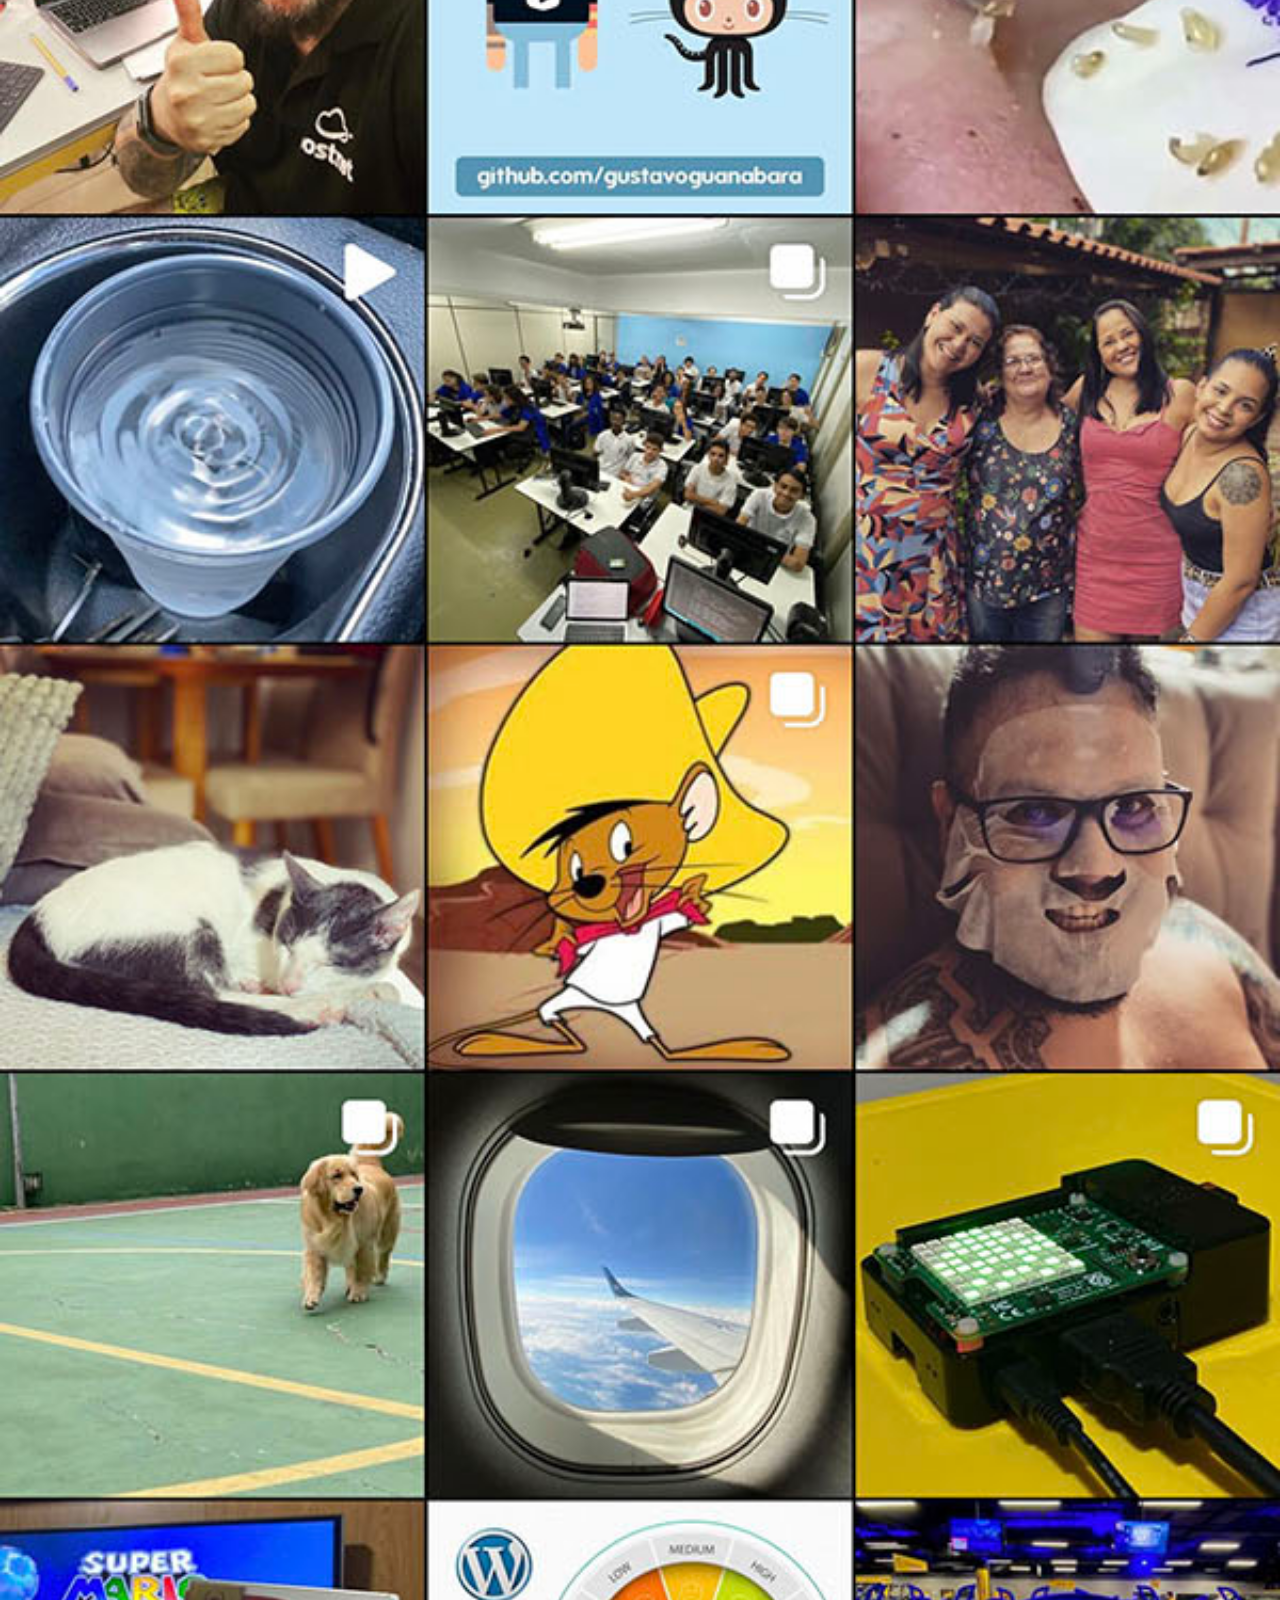
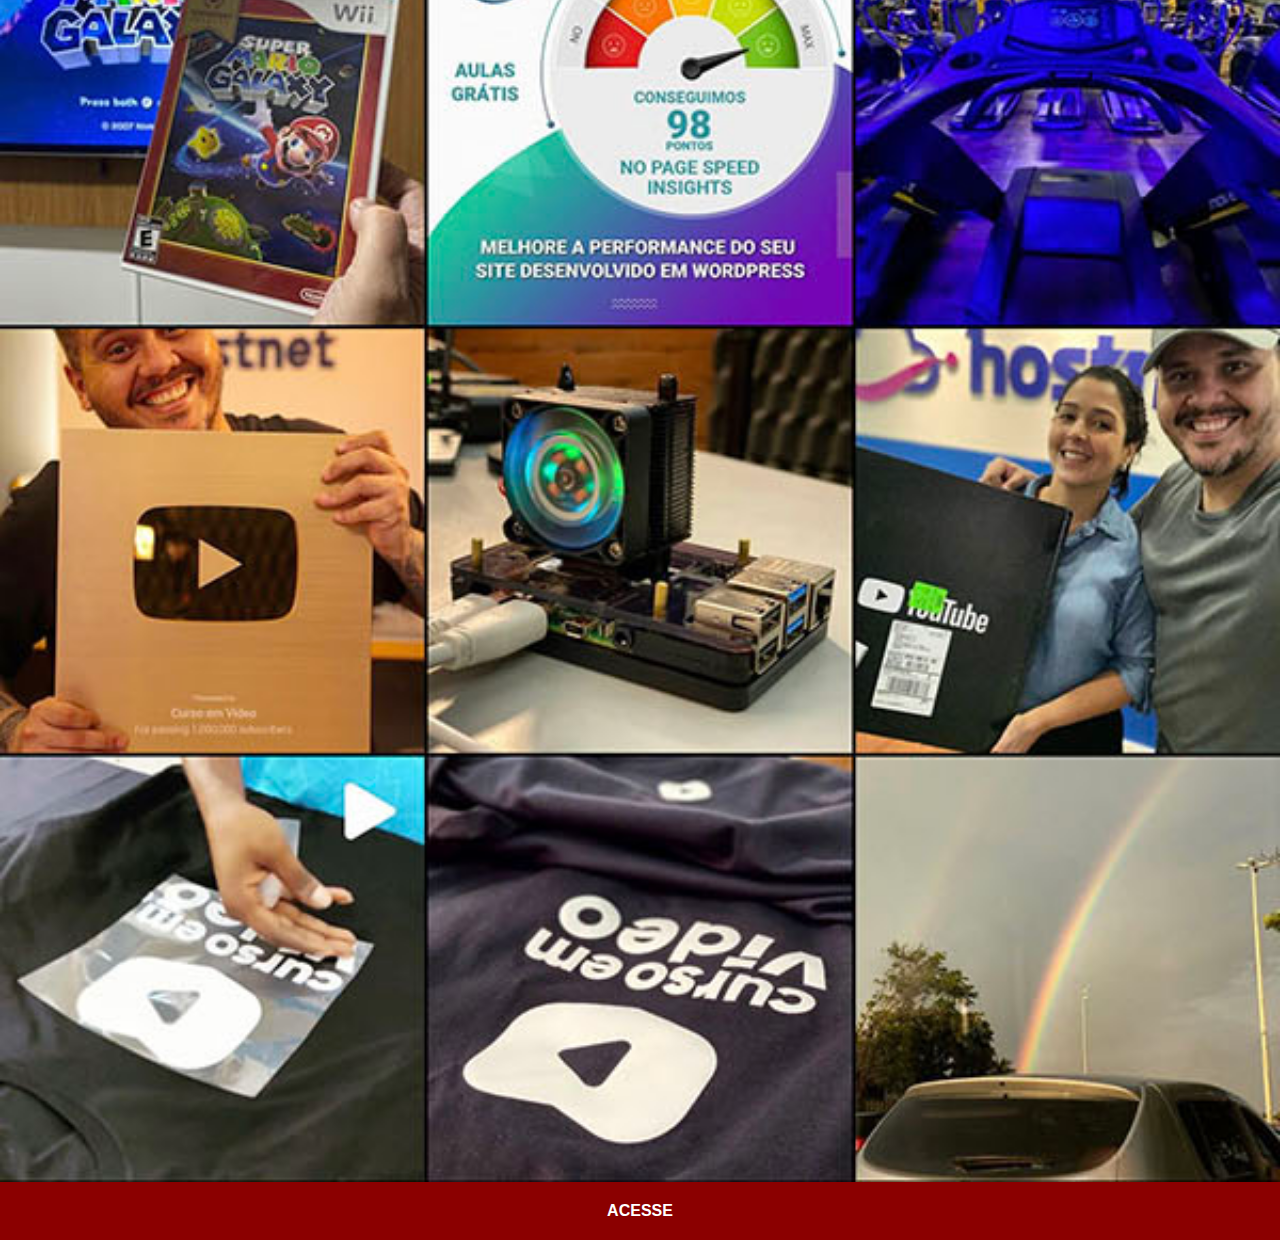
<file: instagram.html>
<!DOCTYPE html>
<html lang="pt-br">
<head>
    <meta charset="UTF-8">
    <meta name="viewport" content="width=device-width, initial-scale=1.0">
    <title>Instagram</title>
    <link rel="stylesheet" href="estilos/social.css">
</head>
<body>
    <img src="imagens/tela-instagram.jpg" alt="Instagram">
    <a href="https://www.instagram.com/">ACESSE</a>
</body>
</html>
</file>
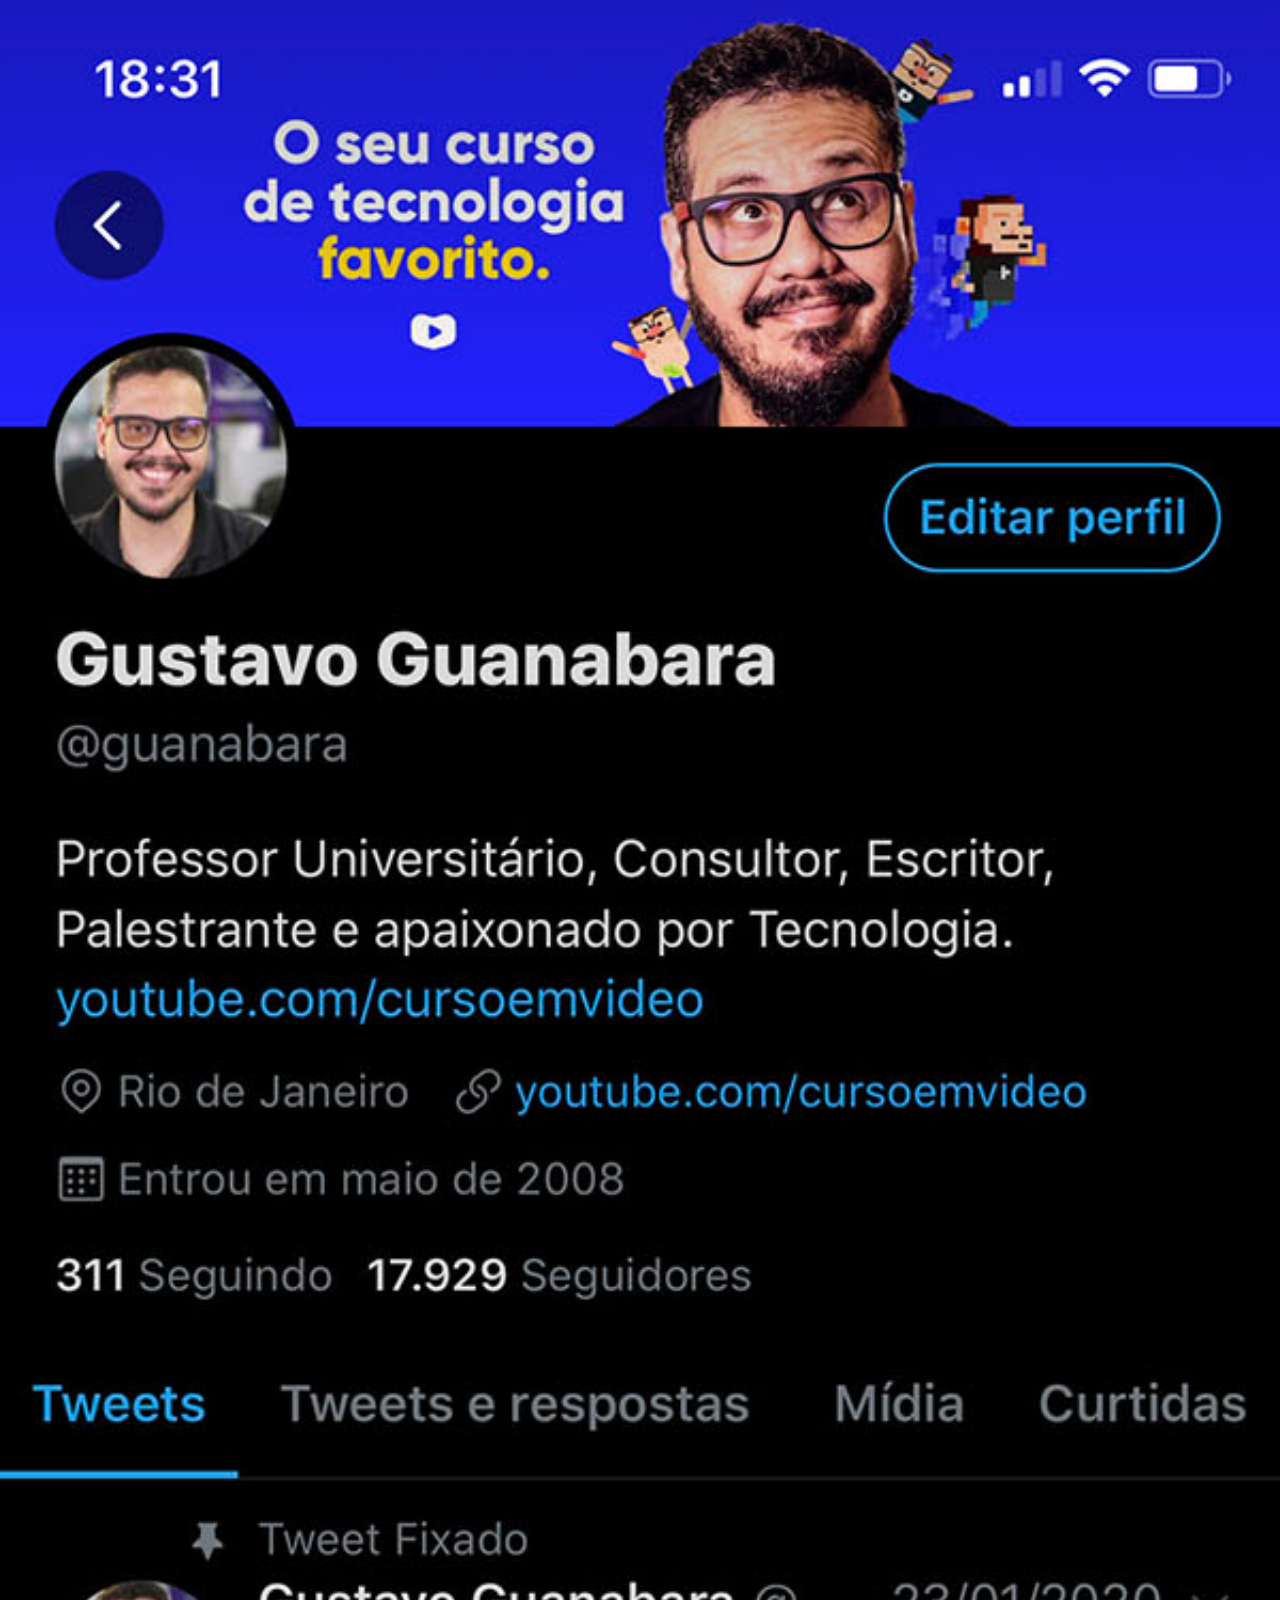
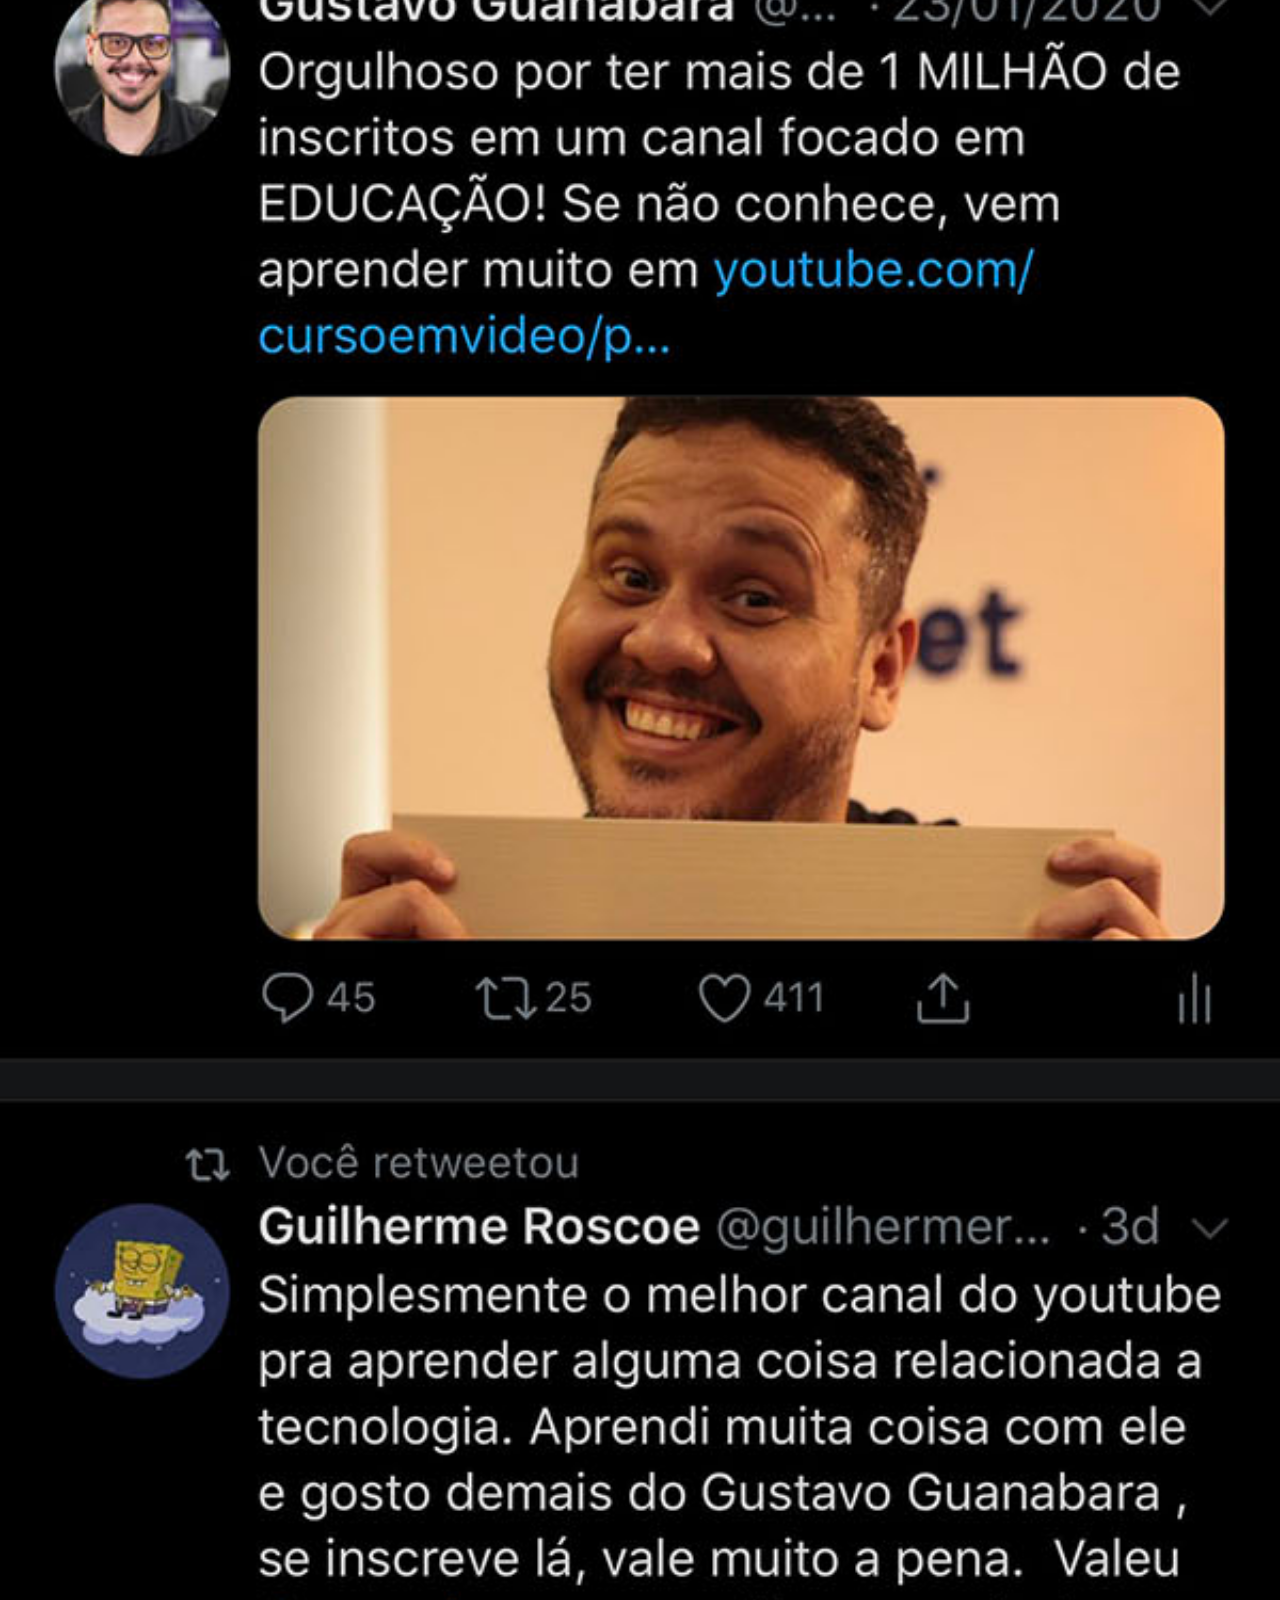
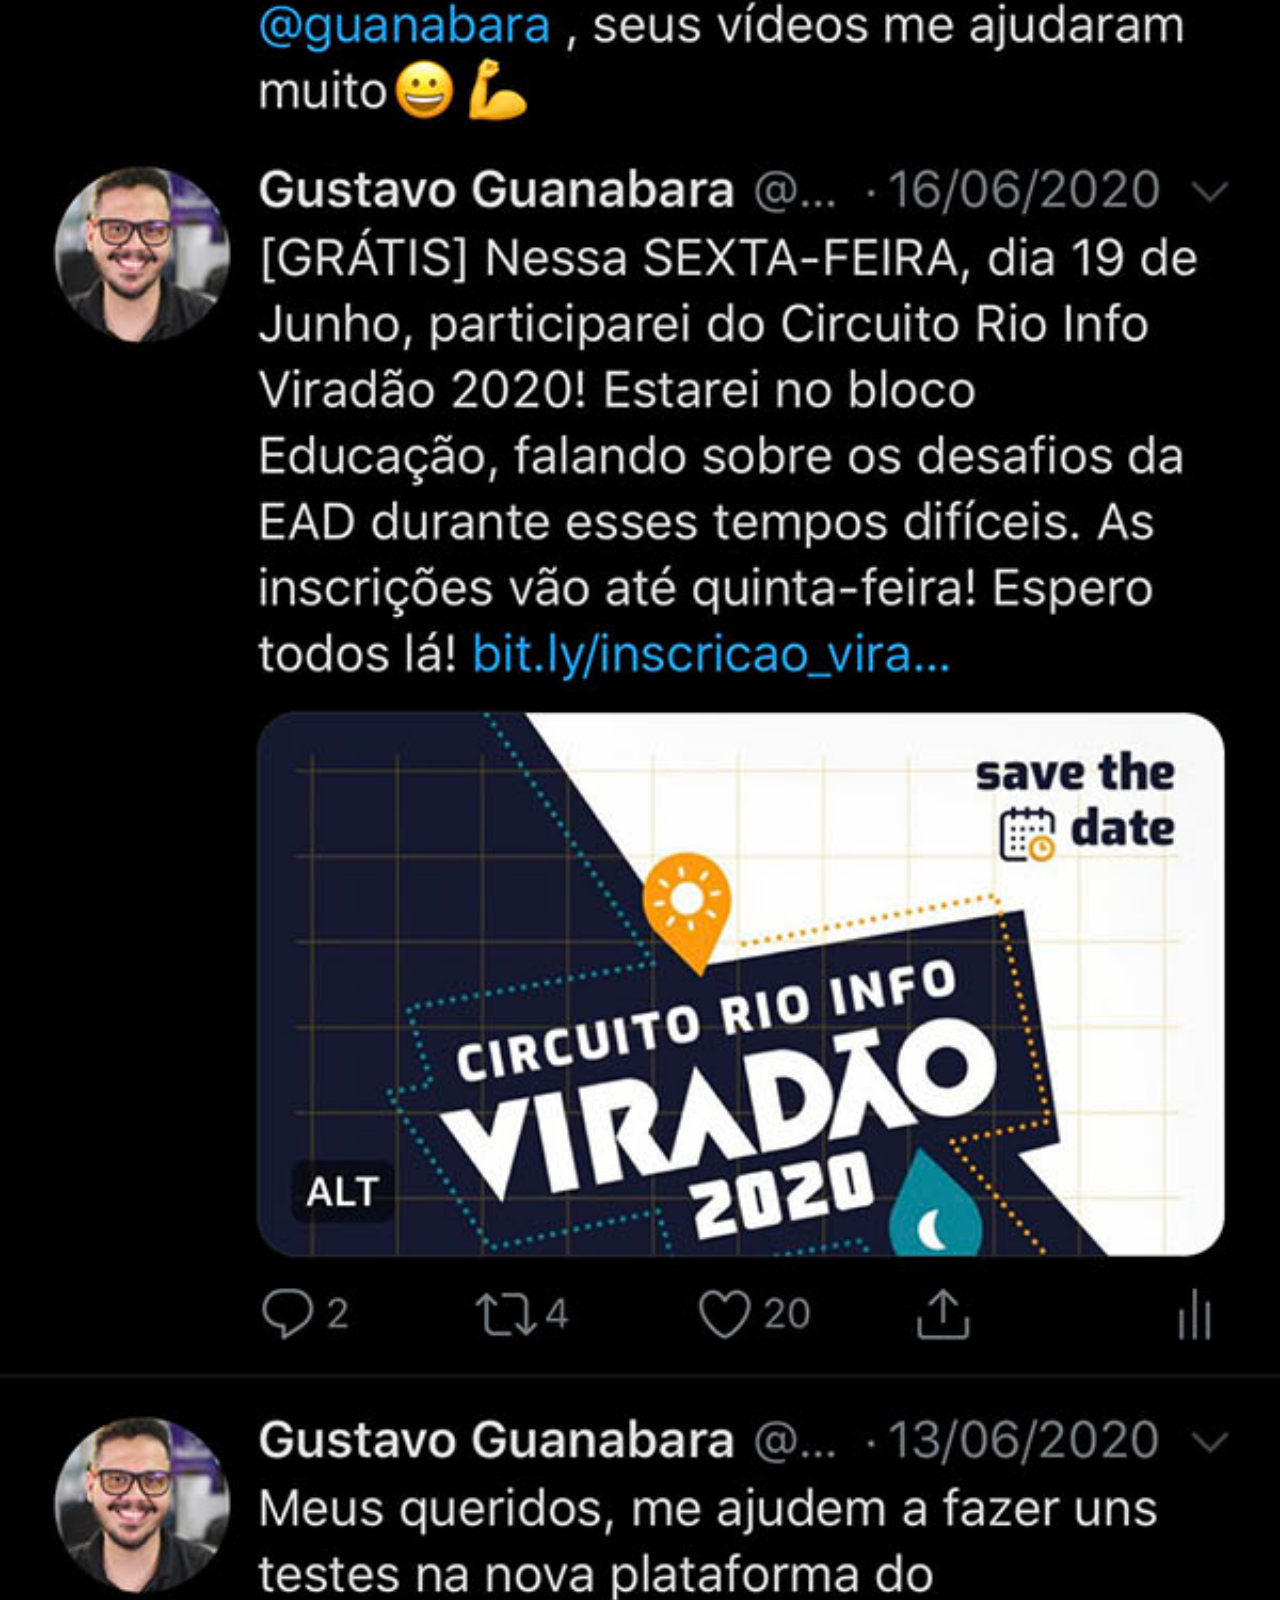
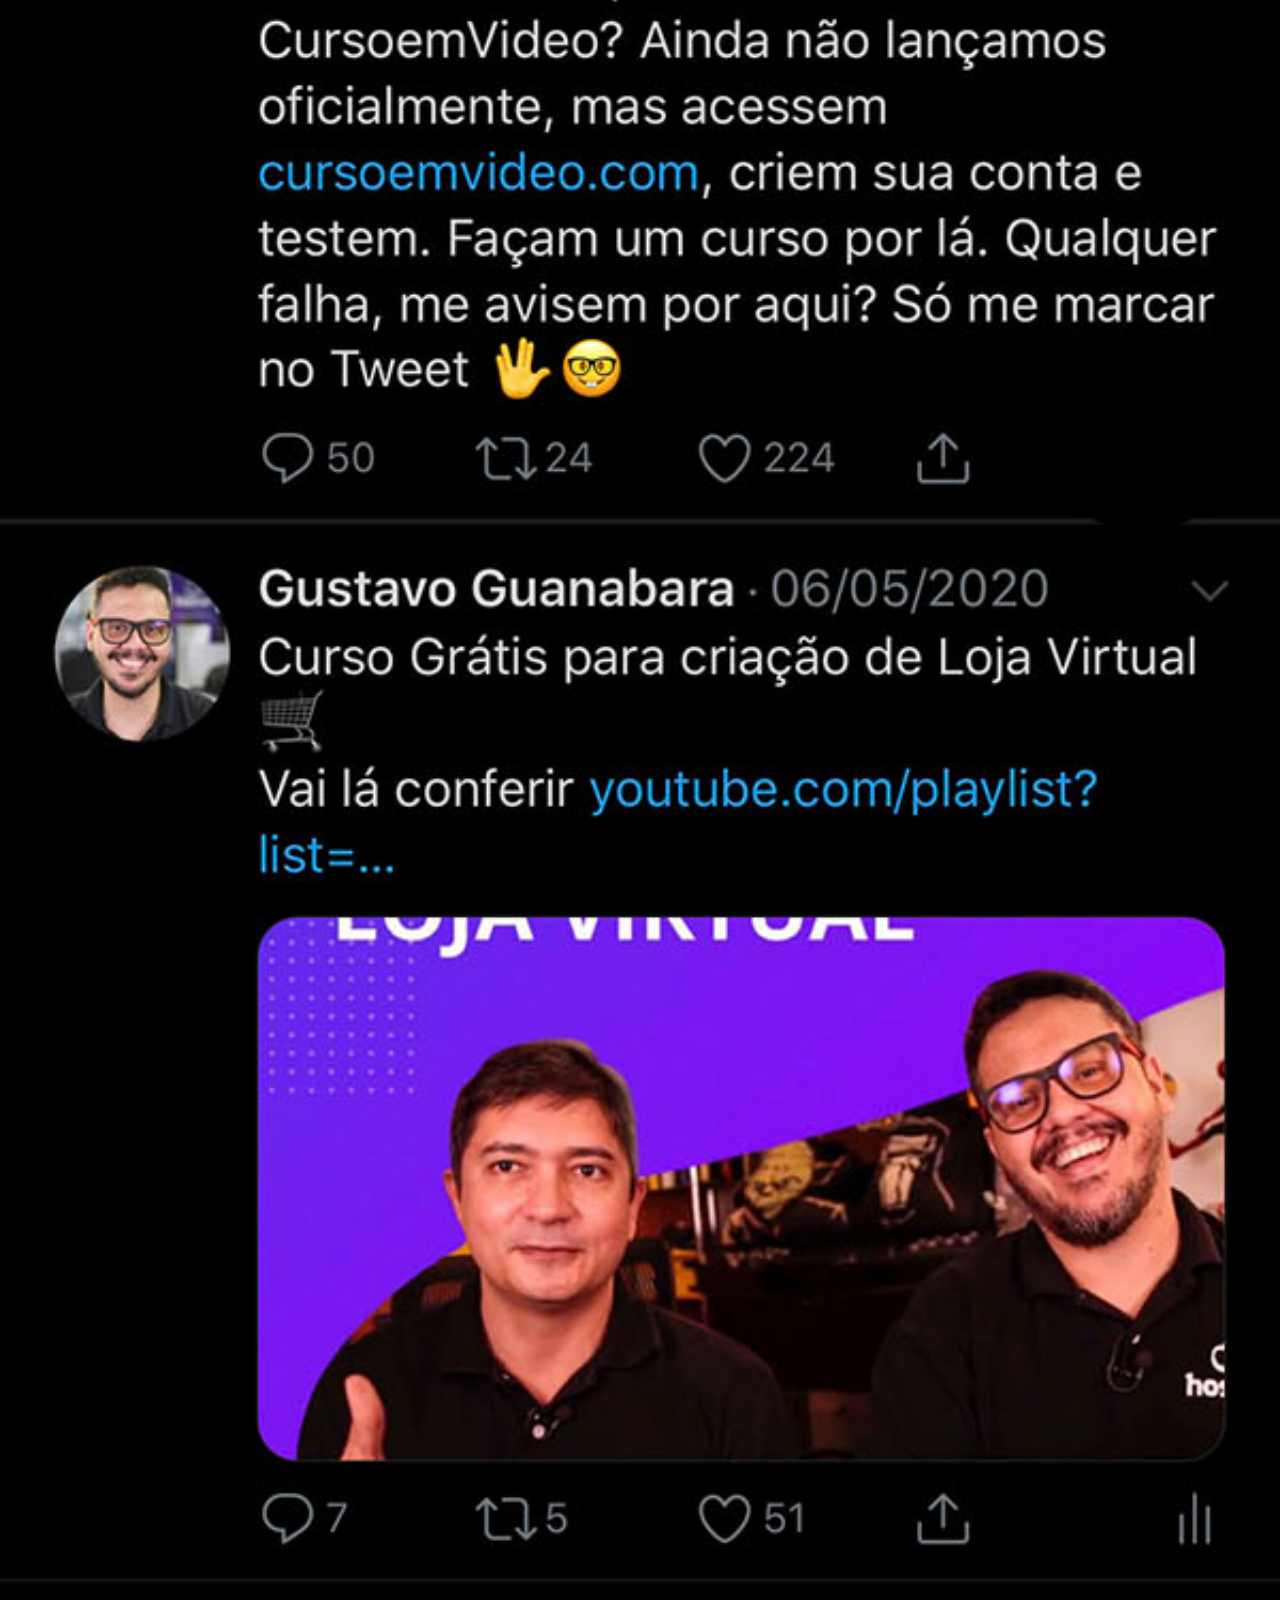
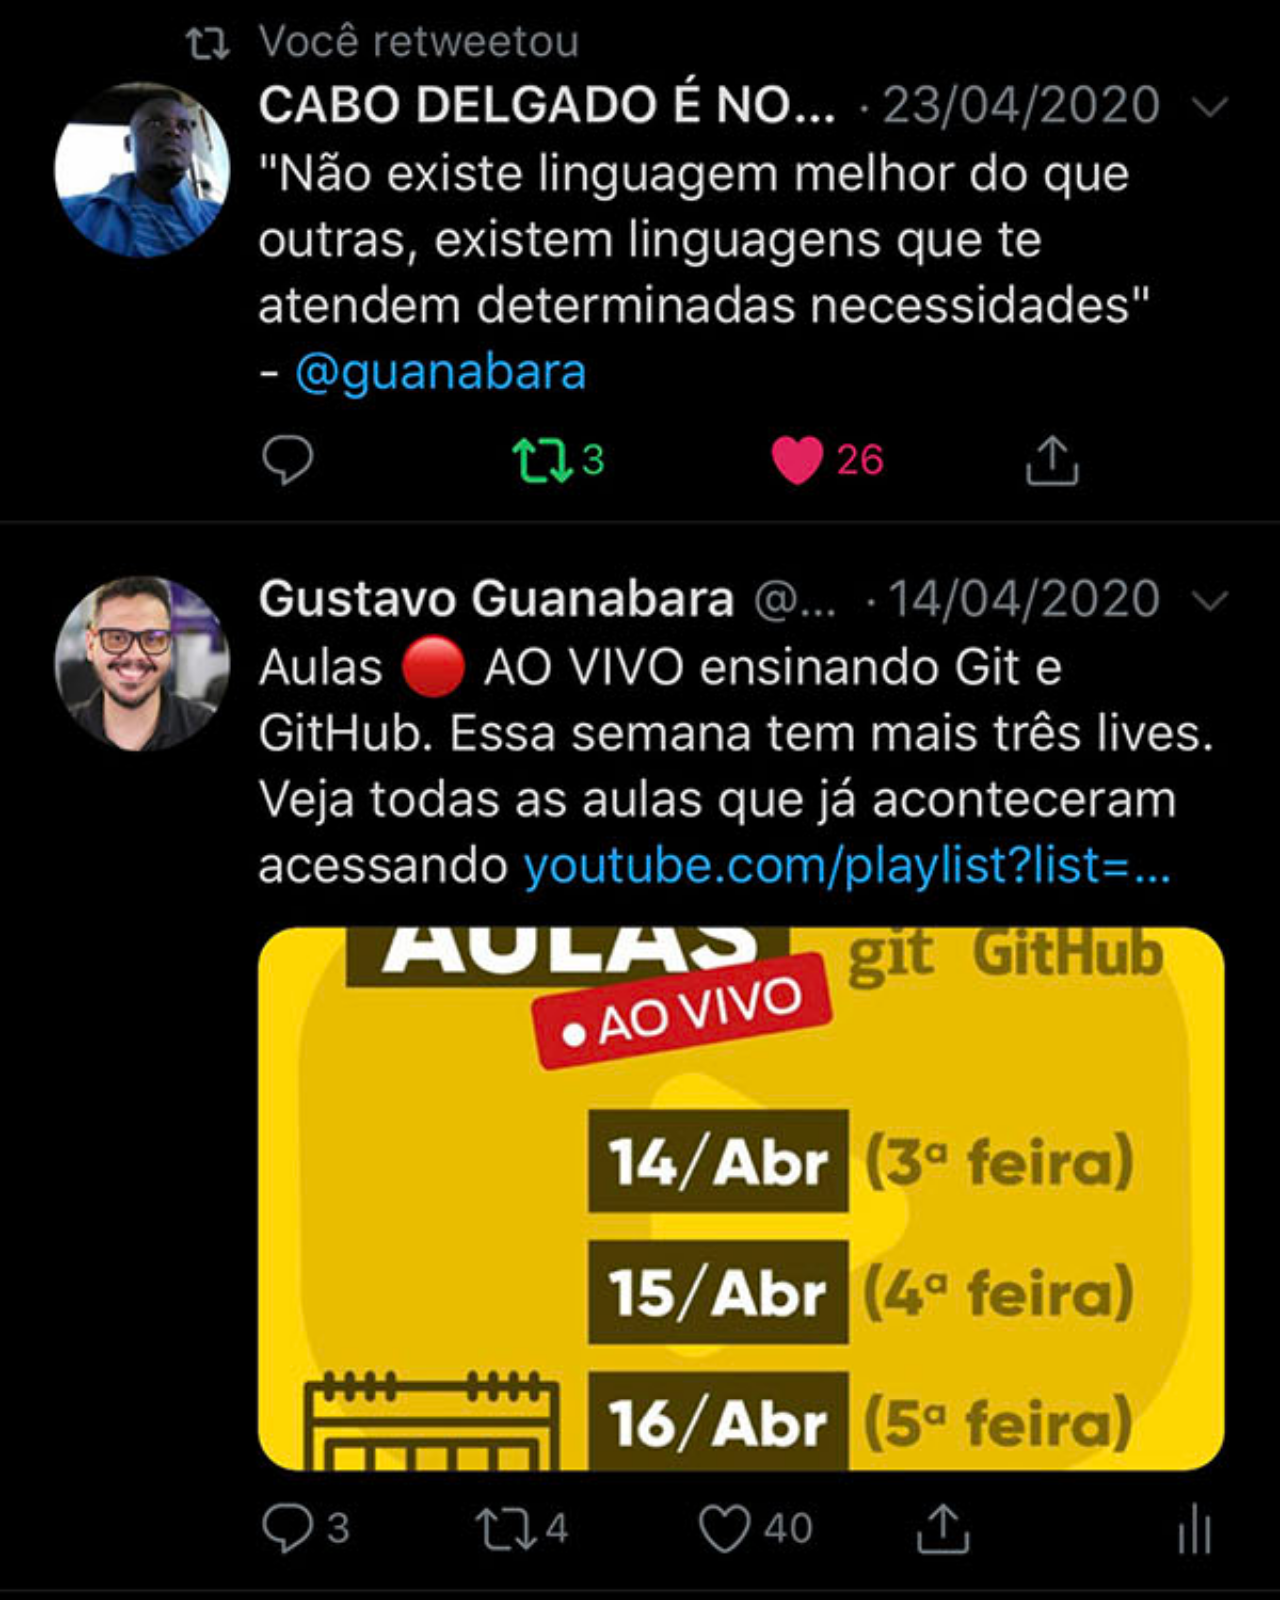
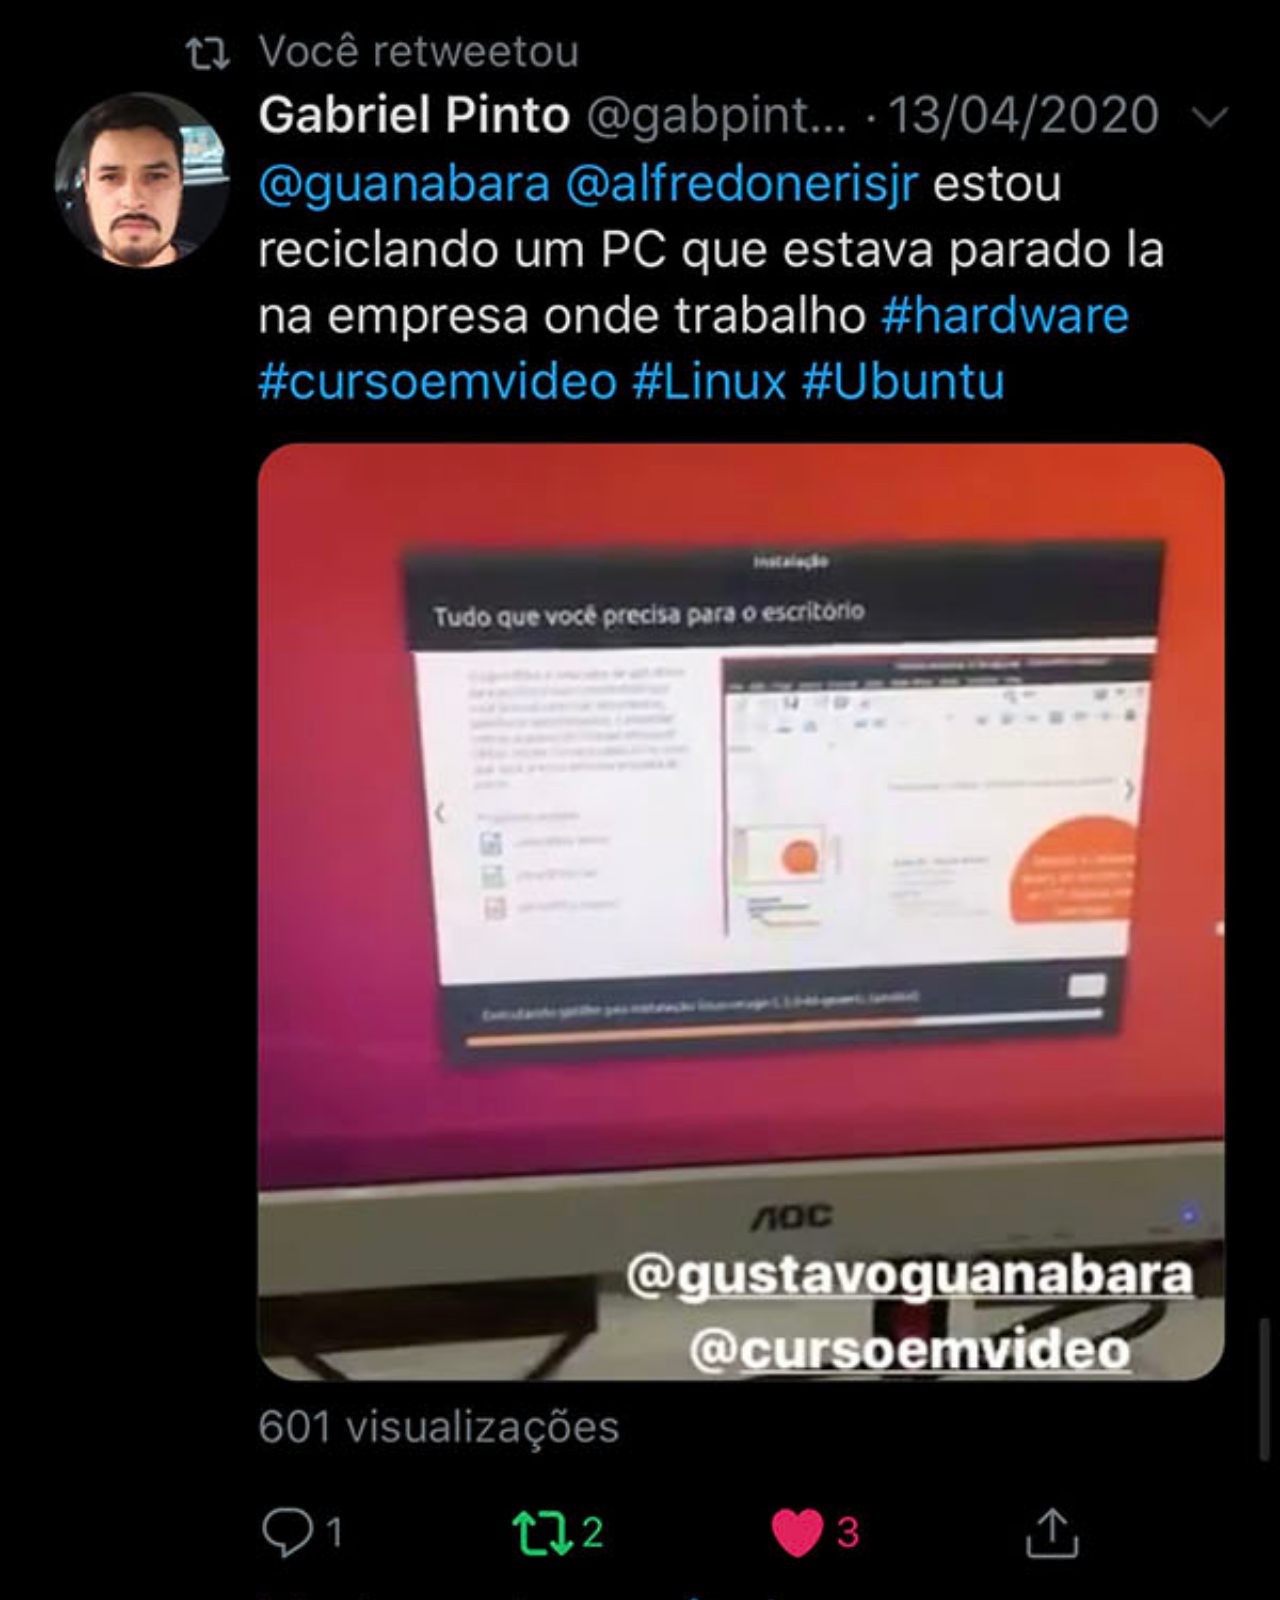
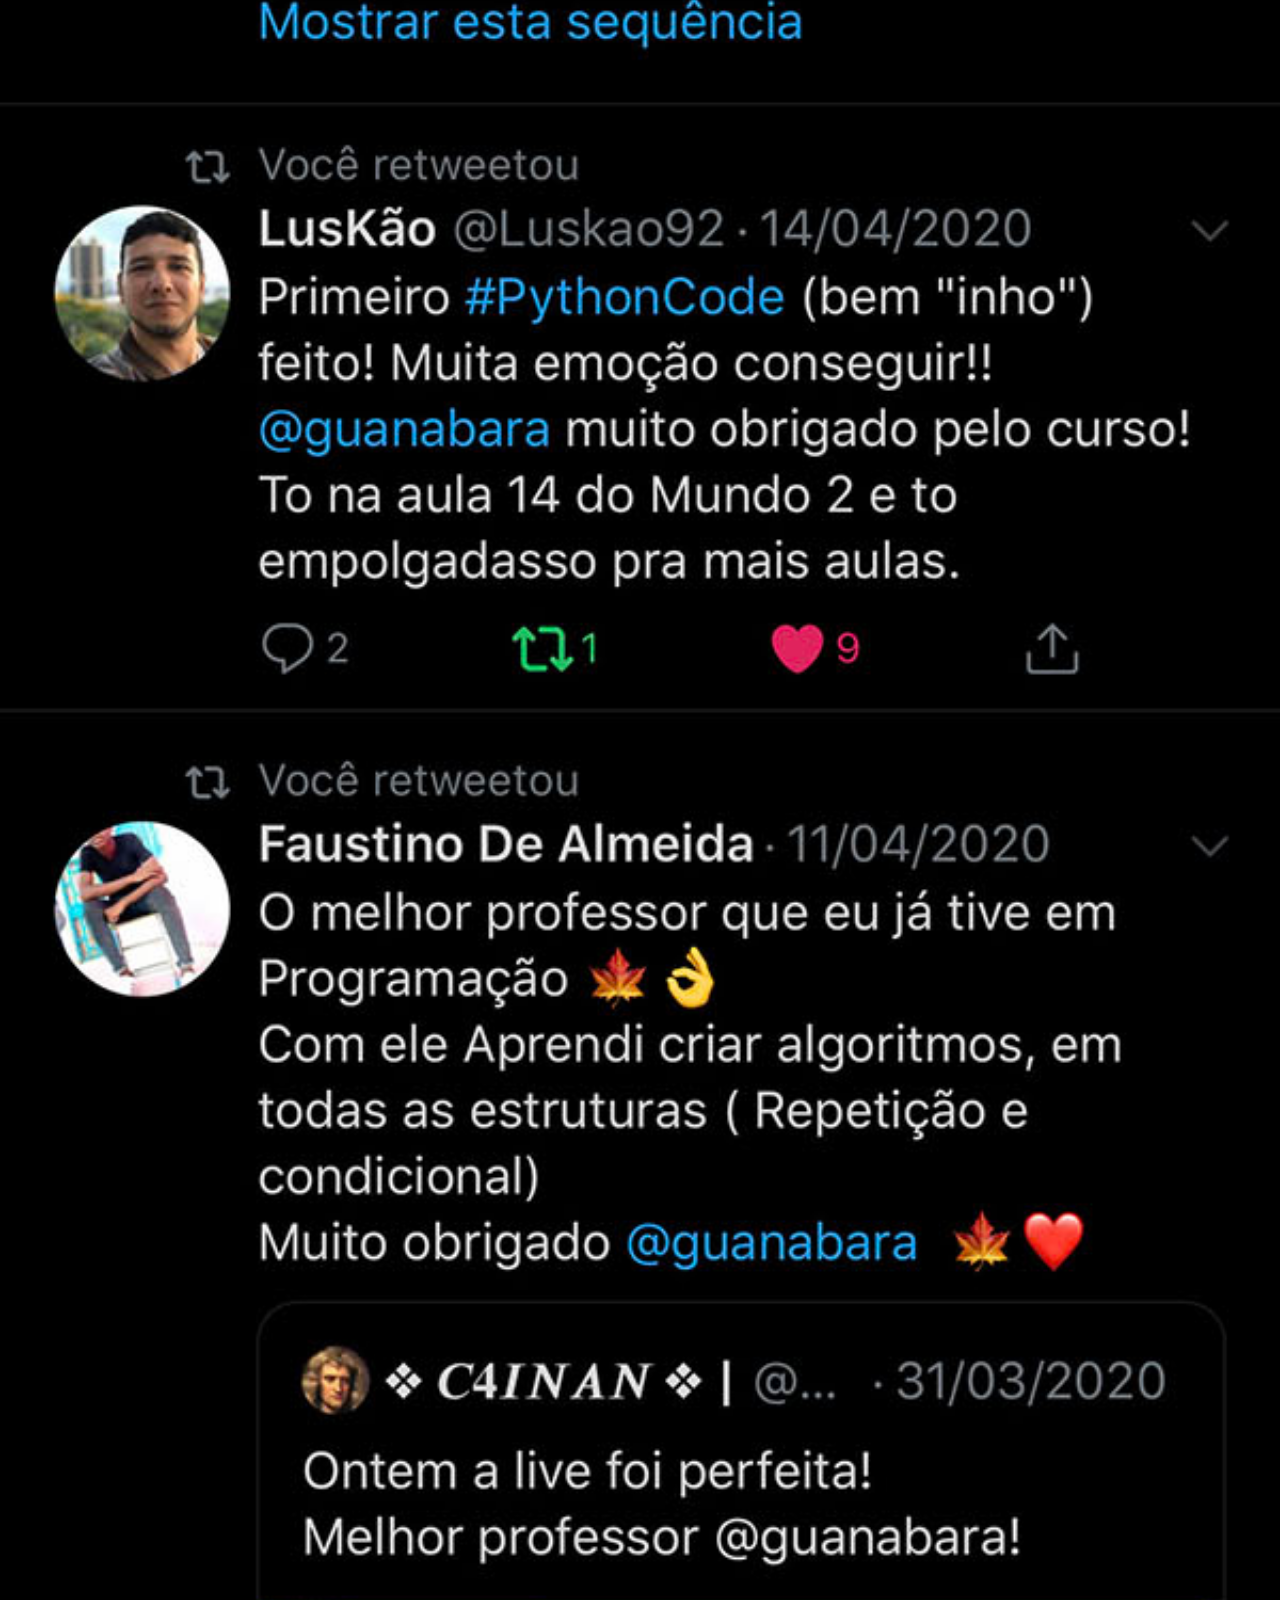
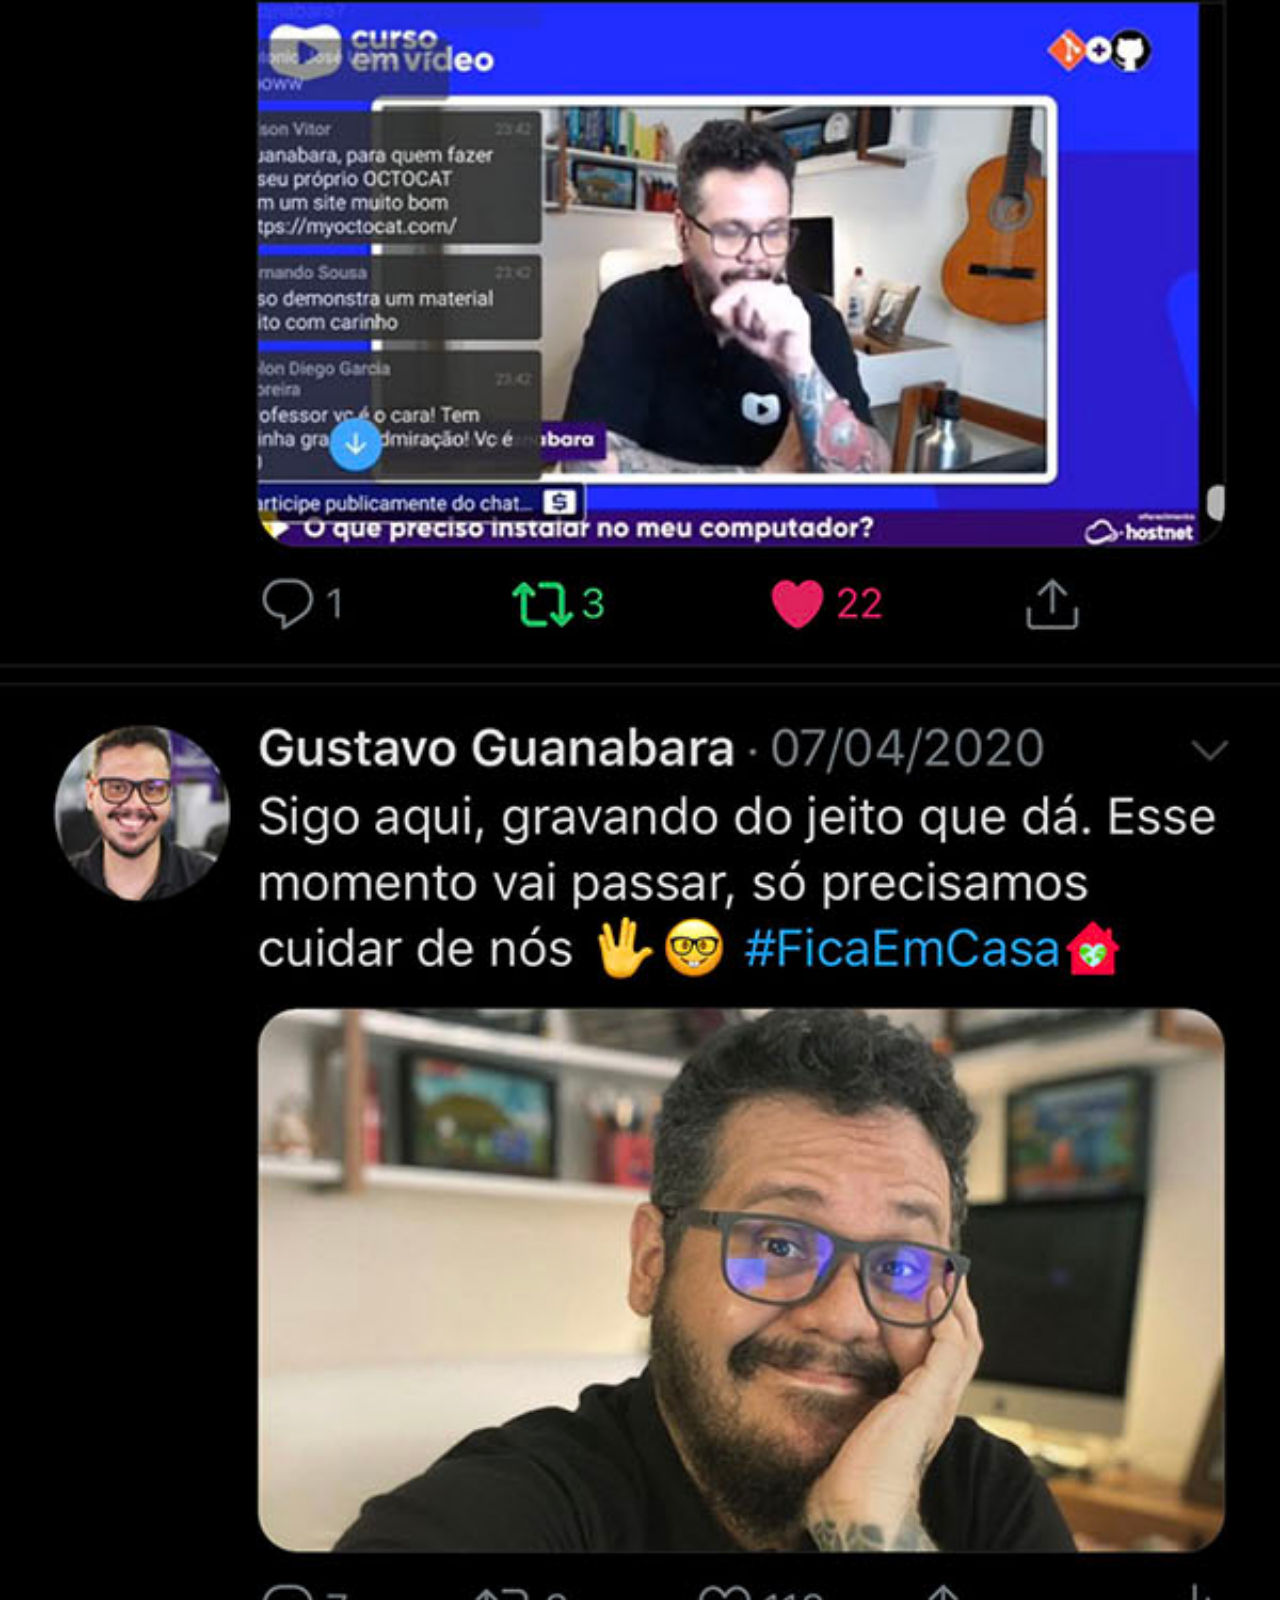
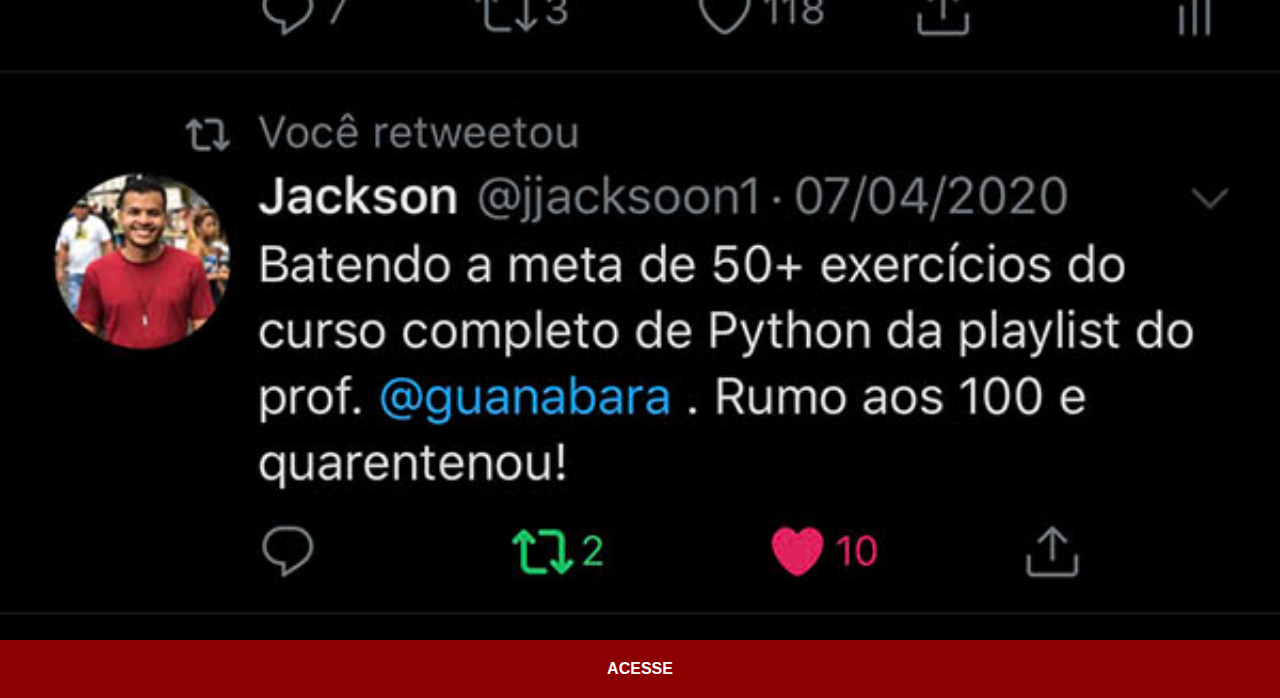
<file: twitter.html>
<!DOCTYPE html>
<html lang="pt-br">
<head>
    <meta charset="UTF-8">
    <meta name="viewport" content="width=device-width, initial-scale=1.0">
    <title>Twitter</title>
    <link rel="stylesheet" href="estilos/social.css">
</head>
<body>
    <img src="imagens/tela-twitter.jpg" alt="X">
    <a href="https://x.com/?lang=pt">ACESSE</a>
</body>
</html>
</file>
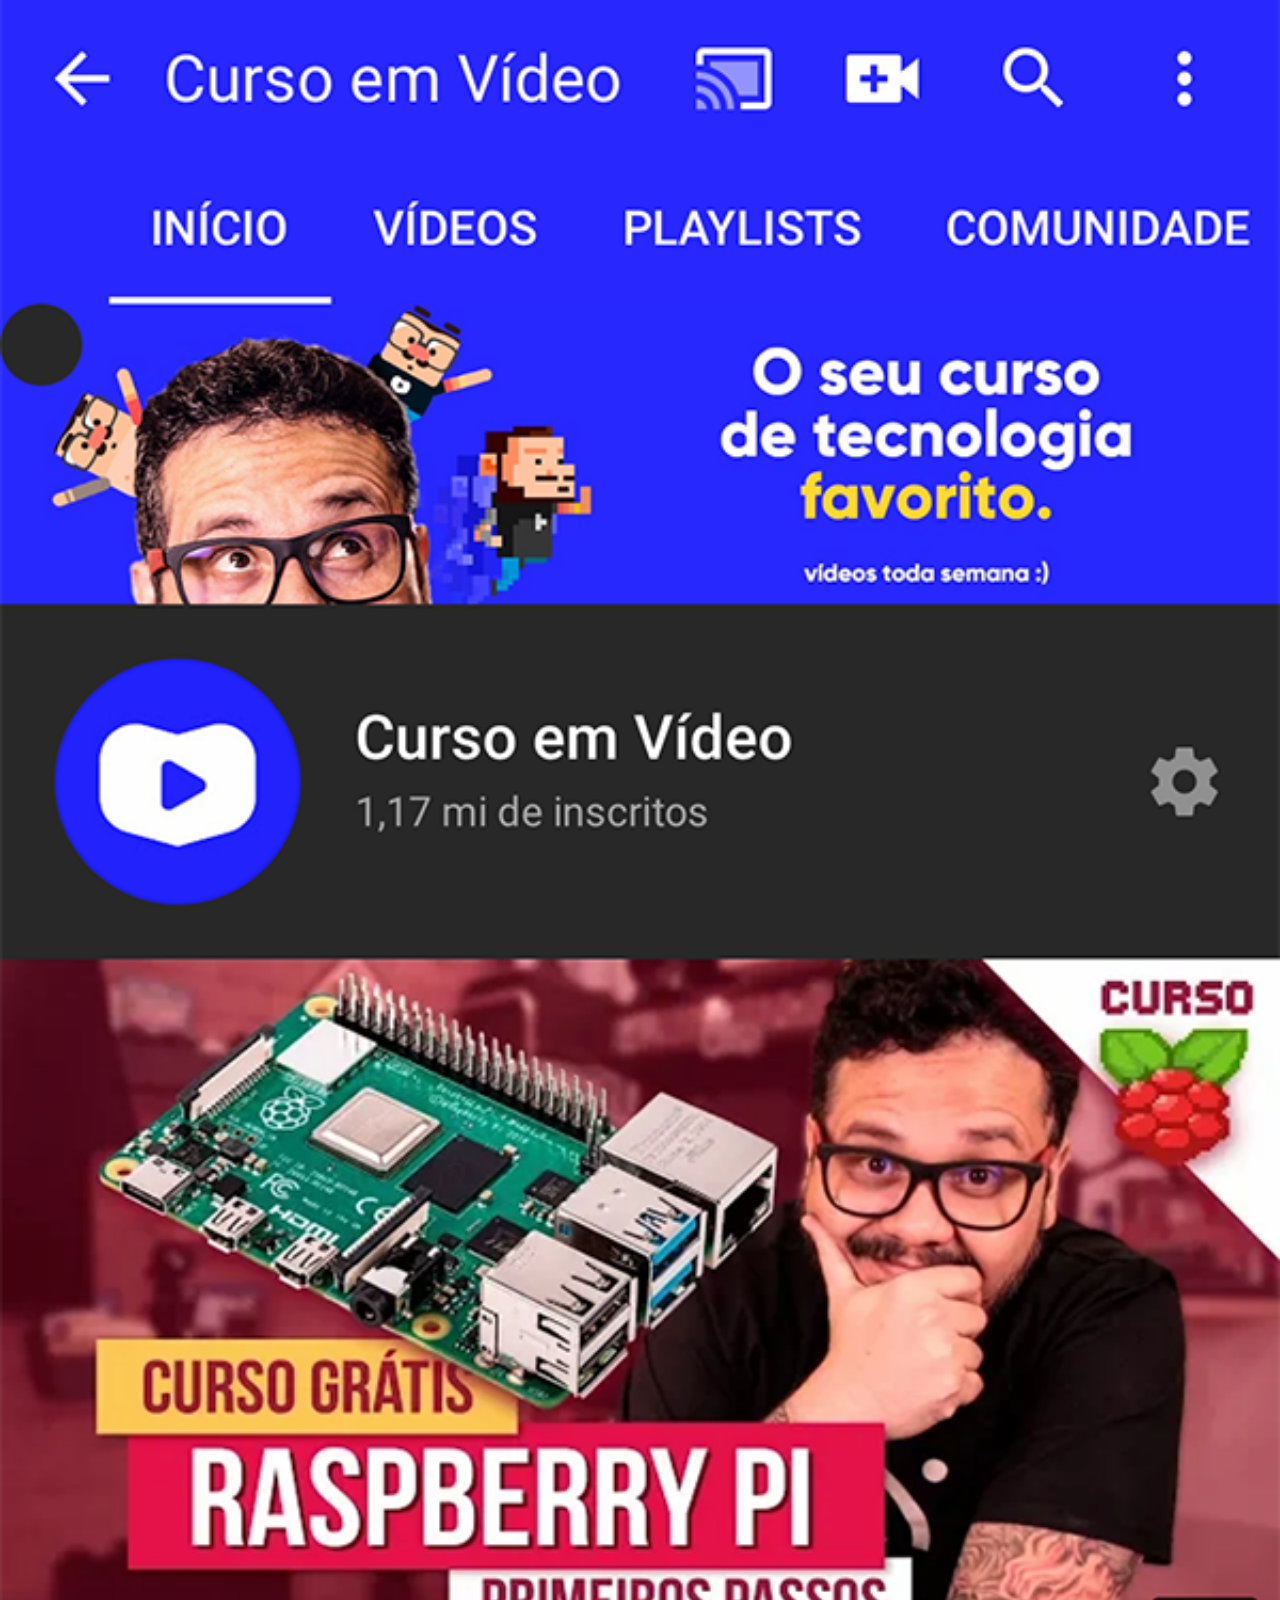
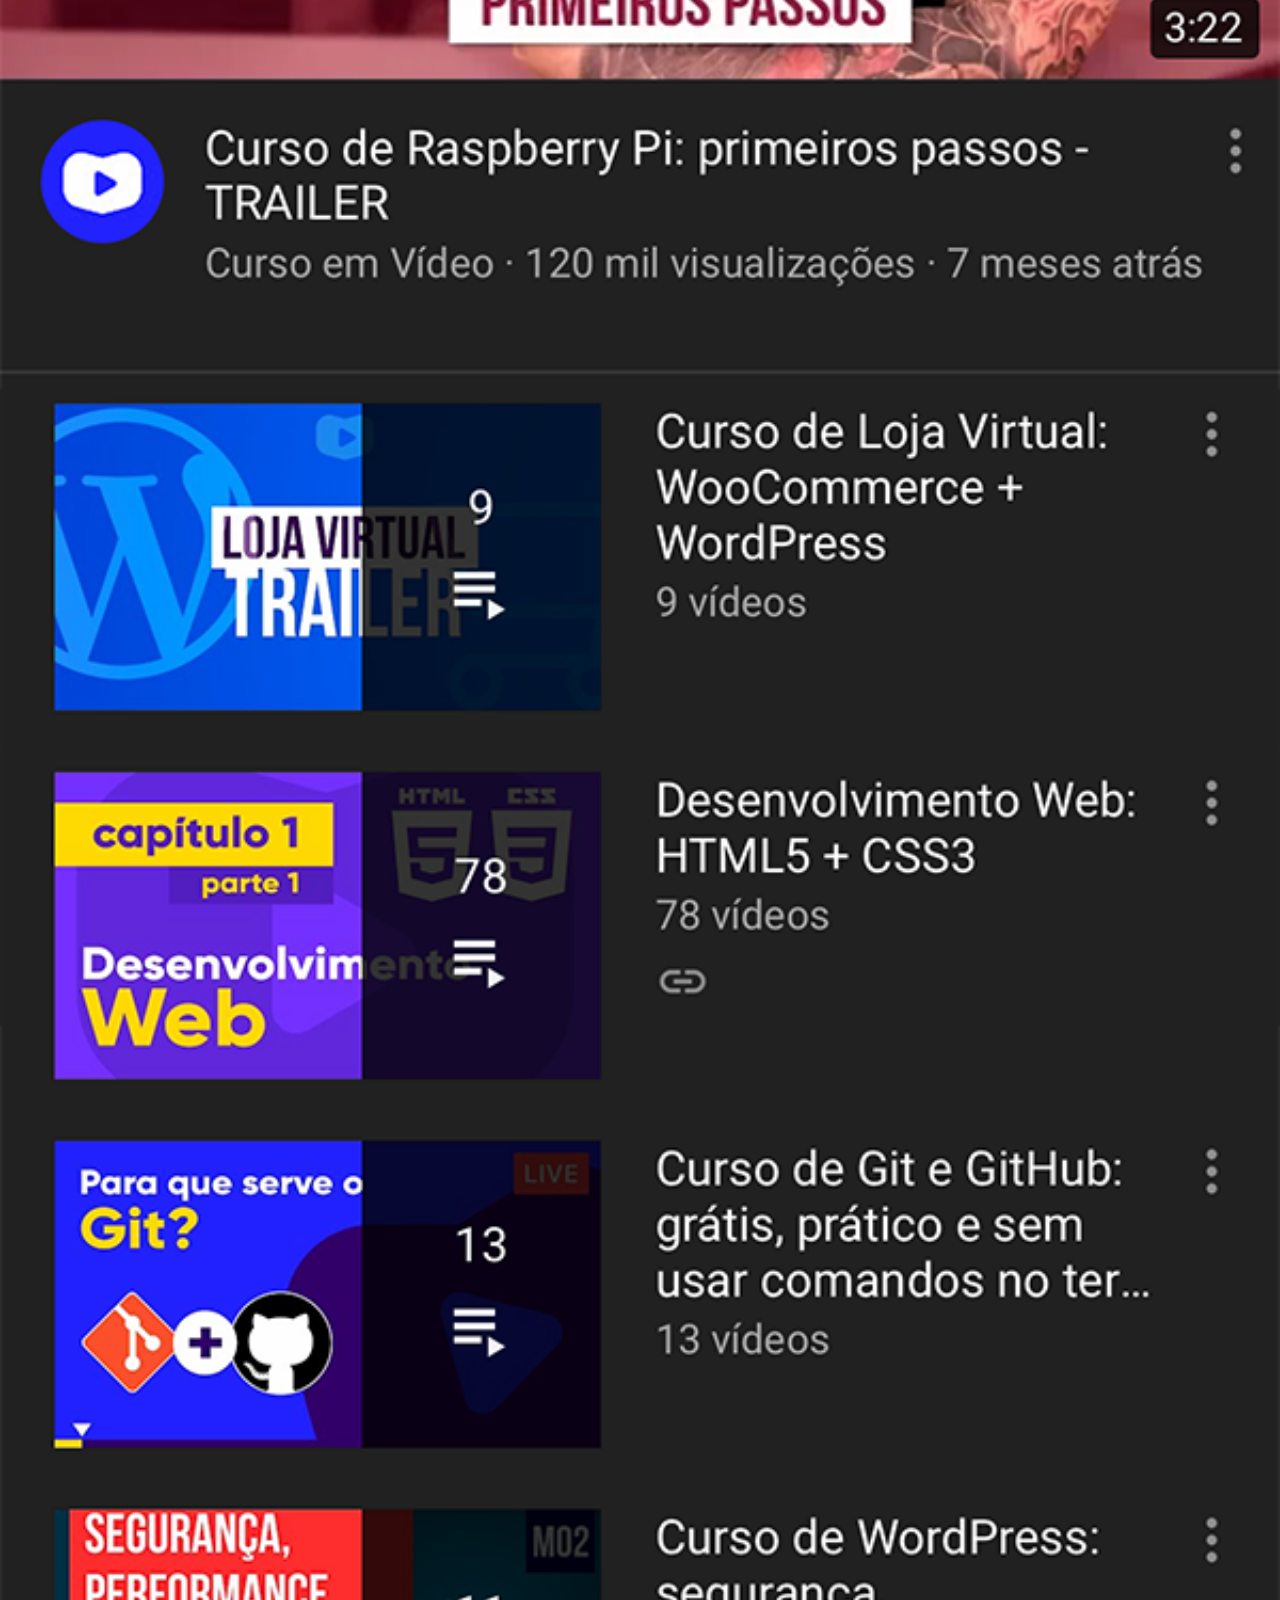
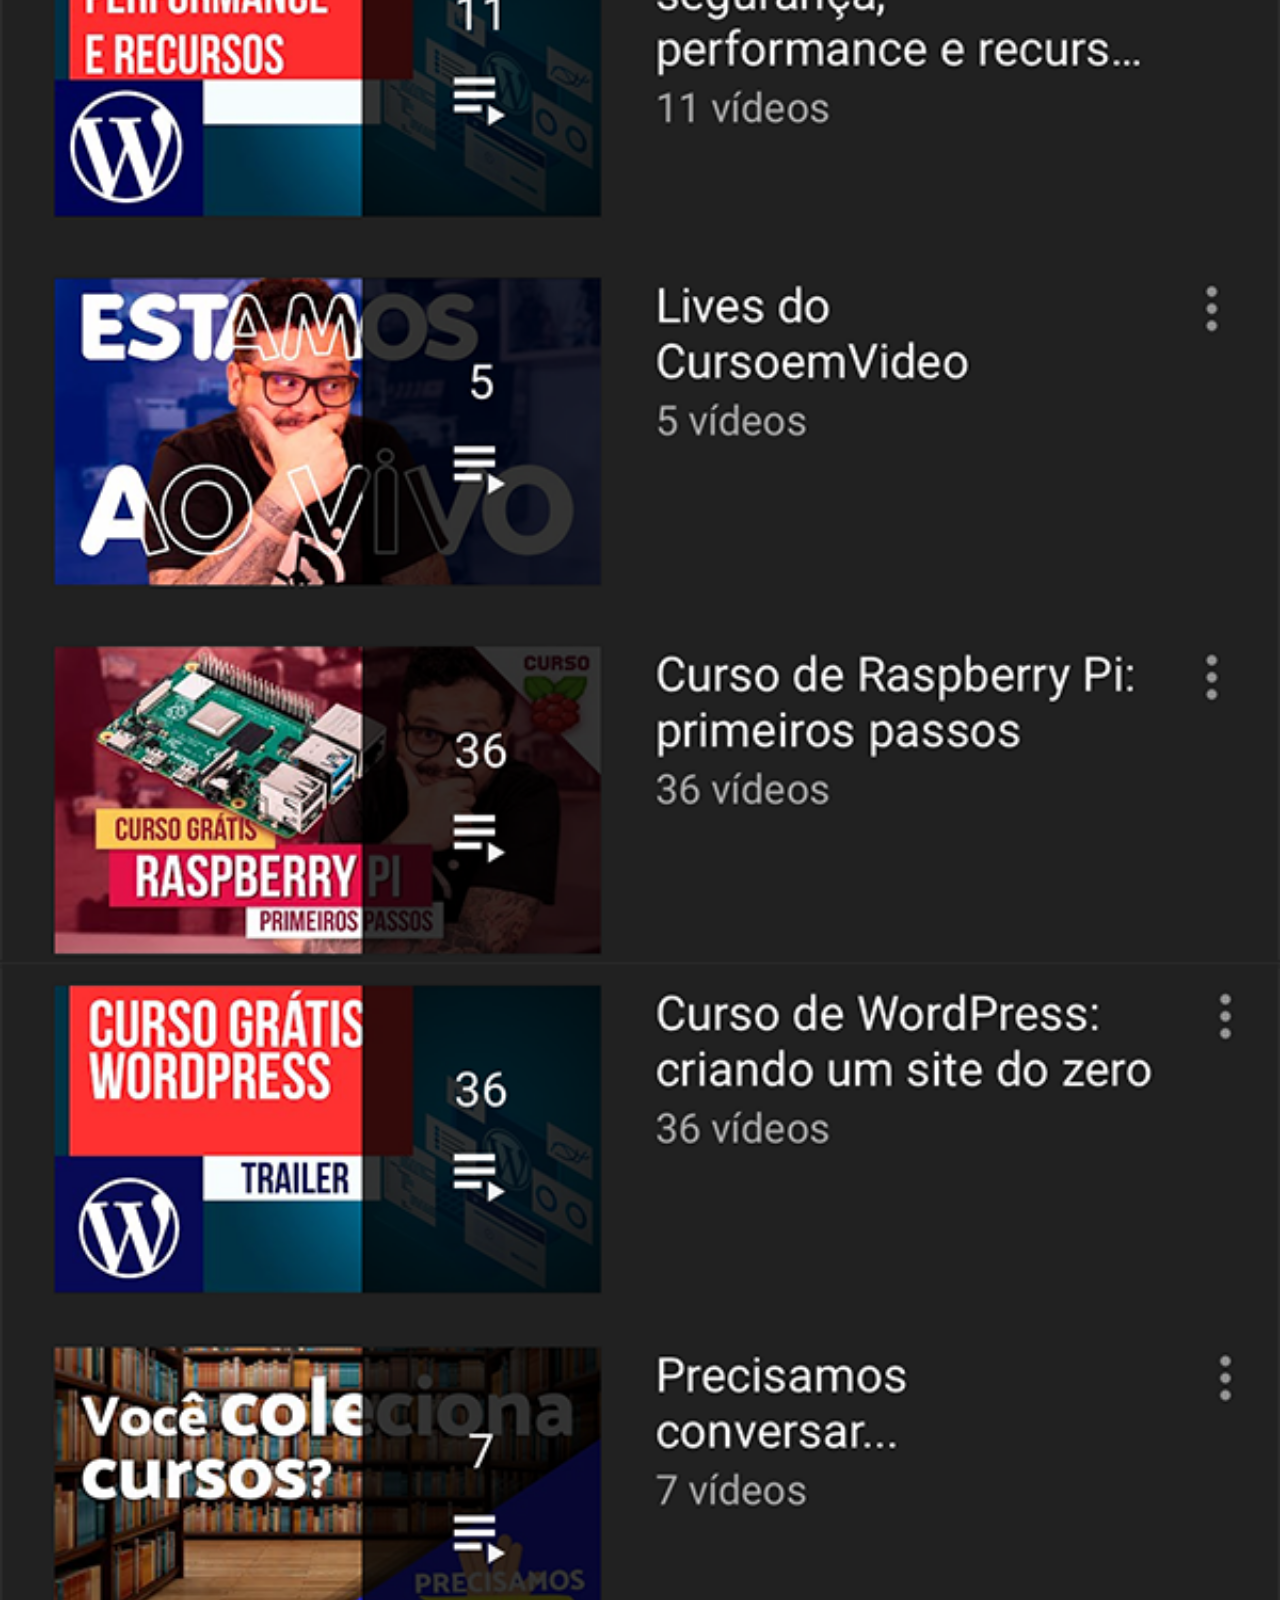
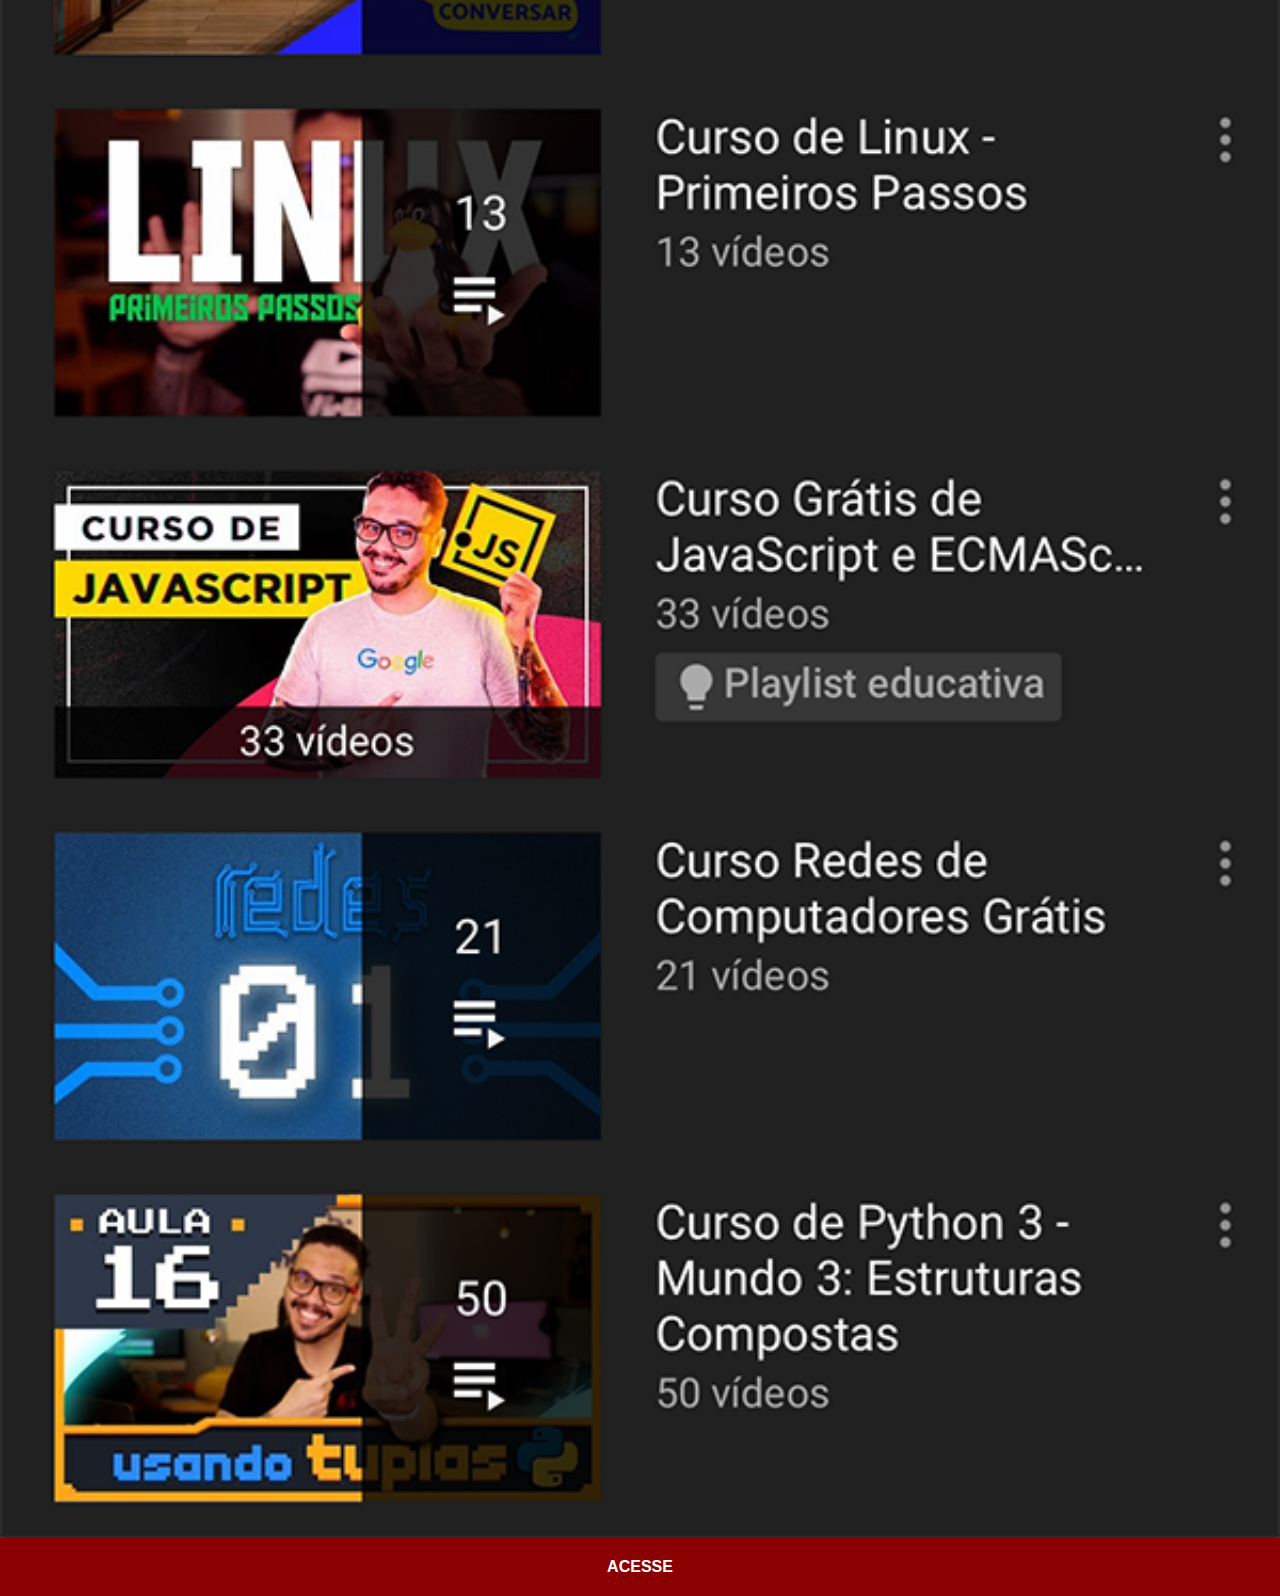
<file: youtube.html>
<!DOCTYPE html>
<html lang="pt-br">
<head>
    <meta charset="UTF-8">
    <meta name="viewport" content="width=device-width, initial-scale=1.0">
    <title>Youtube</title>
    <link rel="stylesheet" href="estilos/social.css">
</head>
<body>
    <img src="imagens/tela-youtube.png" alt="Youtube">
    <a href="https://www.youtube.com/c/CursoemV%C3%ADdeo/playlists" target="_blank">ACESSE</a>
</body>
</html>
</file>
<file: estilos/style.css>
@charset "UTF-8";

* {
    margin: 0px;
    padding: 0px;
    font-family: Arial, Helvetica, sans-serif;
}

html, body {
    height: 100vh;
    width: 100vw;
    background-color: black;
}

body {
    background: url(../imagens/fundo-madeira.jpg) no-repeat top center;
    background-size: cover;
    background-attachment: fixed;
}

main {
    position: relative;
    height: 100vh;
}

section#telefone{
    /*Bloco de comando para deixar centralizado ao meio da tela*/
    position: absolute;
    top: 50%;
    left: 50%;
    transform: translate(-50%, -50%);

    height: 627px;
    width: 311px;
    background-color: blue;
    background: url(../imagens/frame-iphone.png) no-repeat;
}

iframe#tela {
    position: relative;
    top: 80px;
    left: 21px;
    width: 268px;
    height: 472px;
}
section#redes-sociais{
    text-align: right;
}

section#redes-sociais img {
    width: 60px;
    margin: 10px;
    border-radius: 50%;
    box-shadow: 2px 2px 5px rgba(0, 0, 0, 0.634);
    box-sizing: border-box;
}

section#redes-sociais img:hover {
    border: 2px solid rgba(255, 255, 255, 0.689);
    transform: translate(-3px, -3px);
    box-shadow: 5px 5px 10px rgba(0, 0, 0, 0.67);
    transition: transform 0.5s, border 1s;
}
</file>
<file: estilos/social.css>
@charset "UTF-8";

* {
            margin: 0px;
            padding: 0px;
            font-family: Arial, Helvetica, sans-serif;
        }

        ::-webkit-scrollbar {
            width: 0px;
            height: 0px;
        }

        img {
            width: 100vw;
        }

        a {
            display: block;
            background-color: darkred;
            color: white;
            padding: 20px;
            margin-top: -4px;
            text-align: center;
            font-weight: bolder;
            text-decoration: none;
        }

        a:hover {
            background-color: red;
        }
</file>
